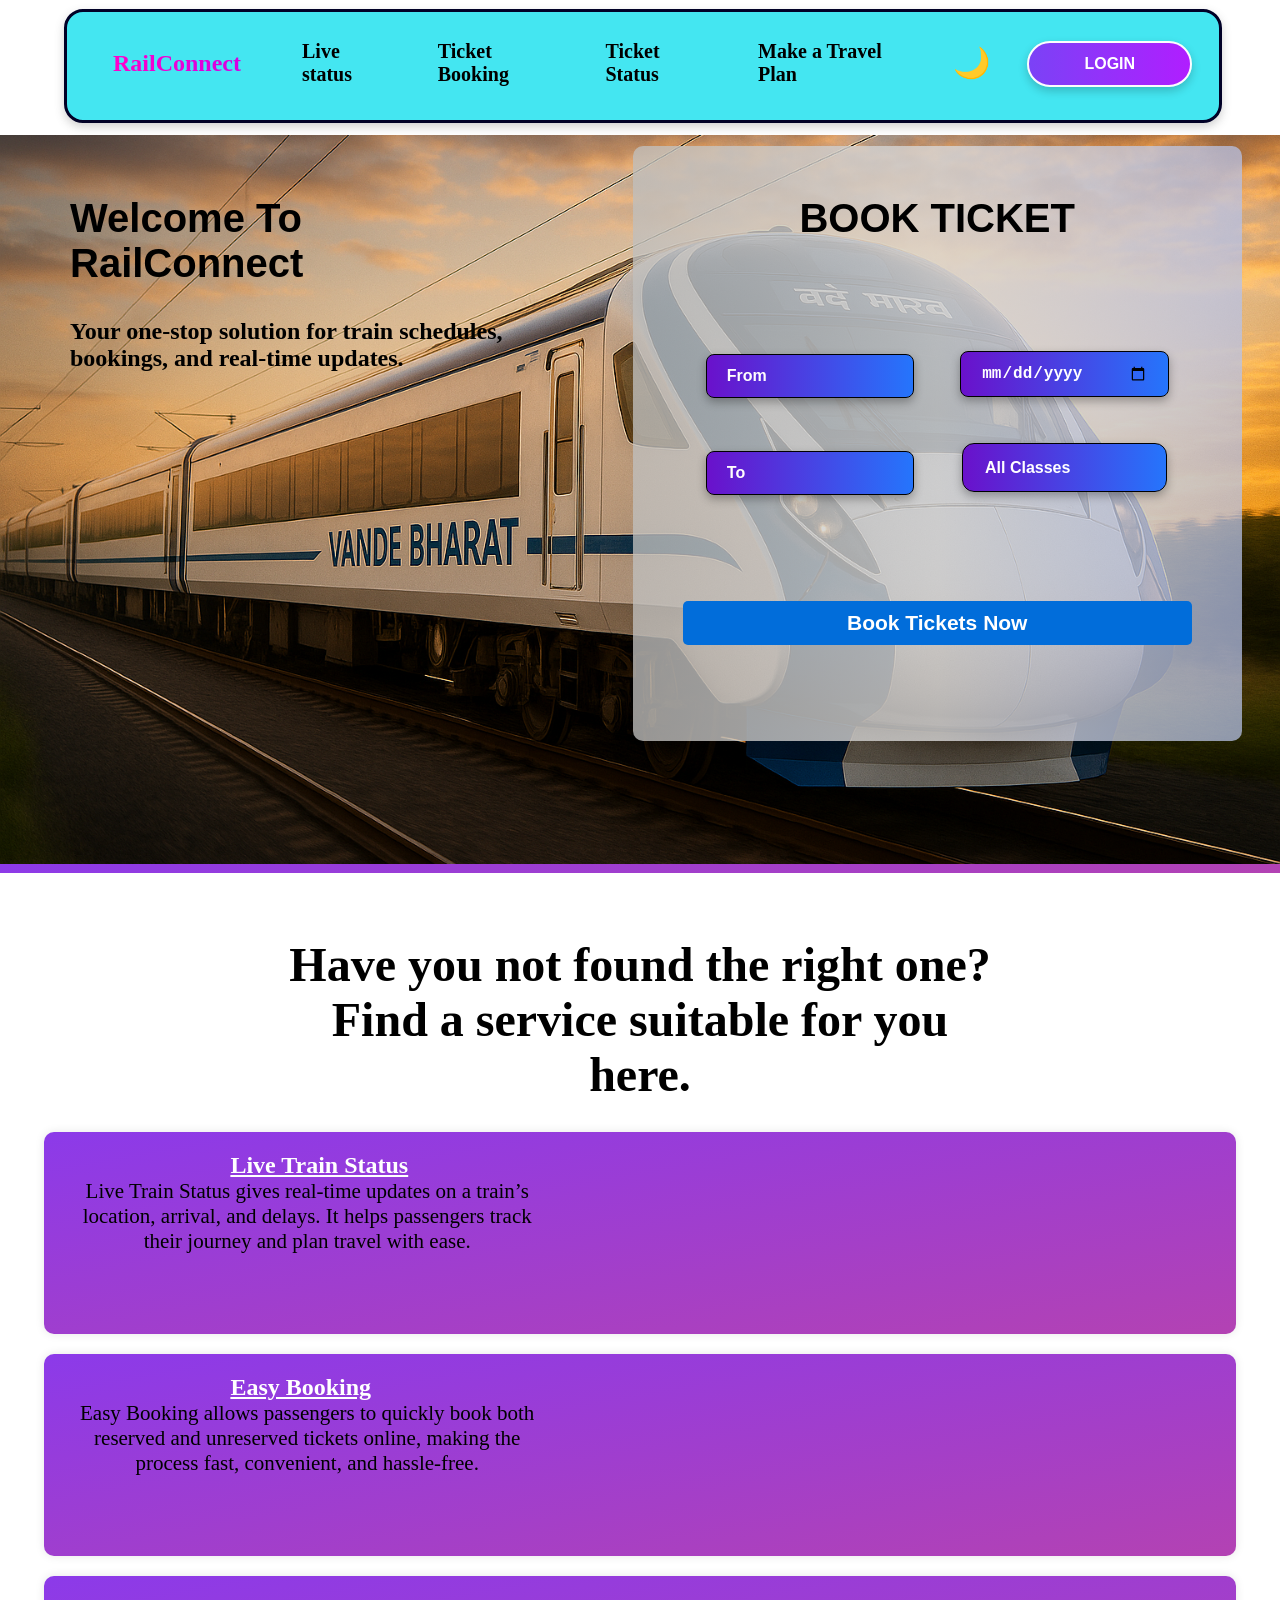
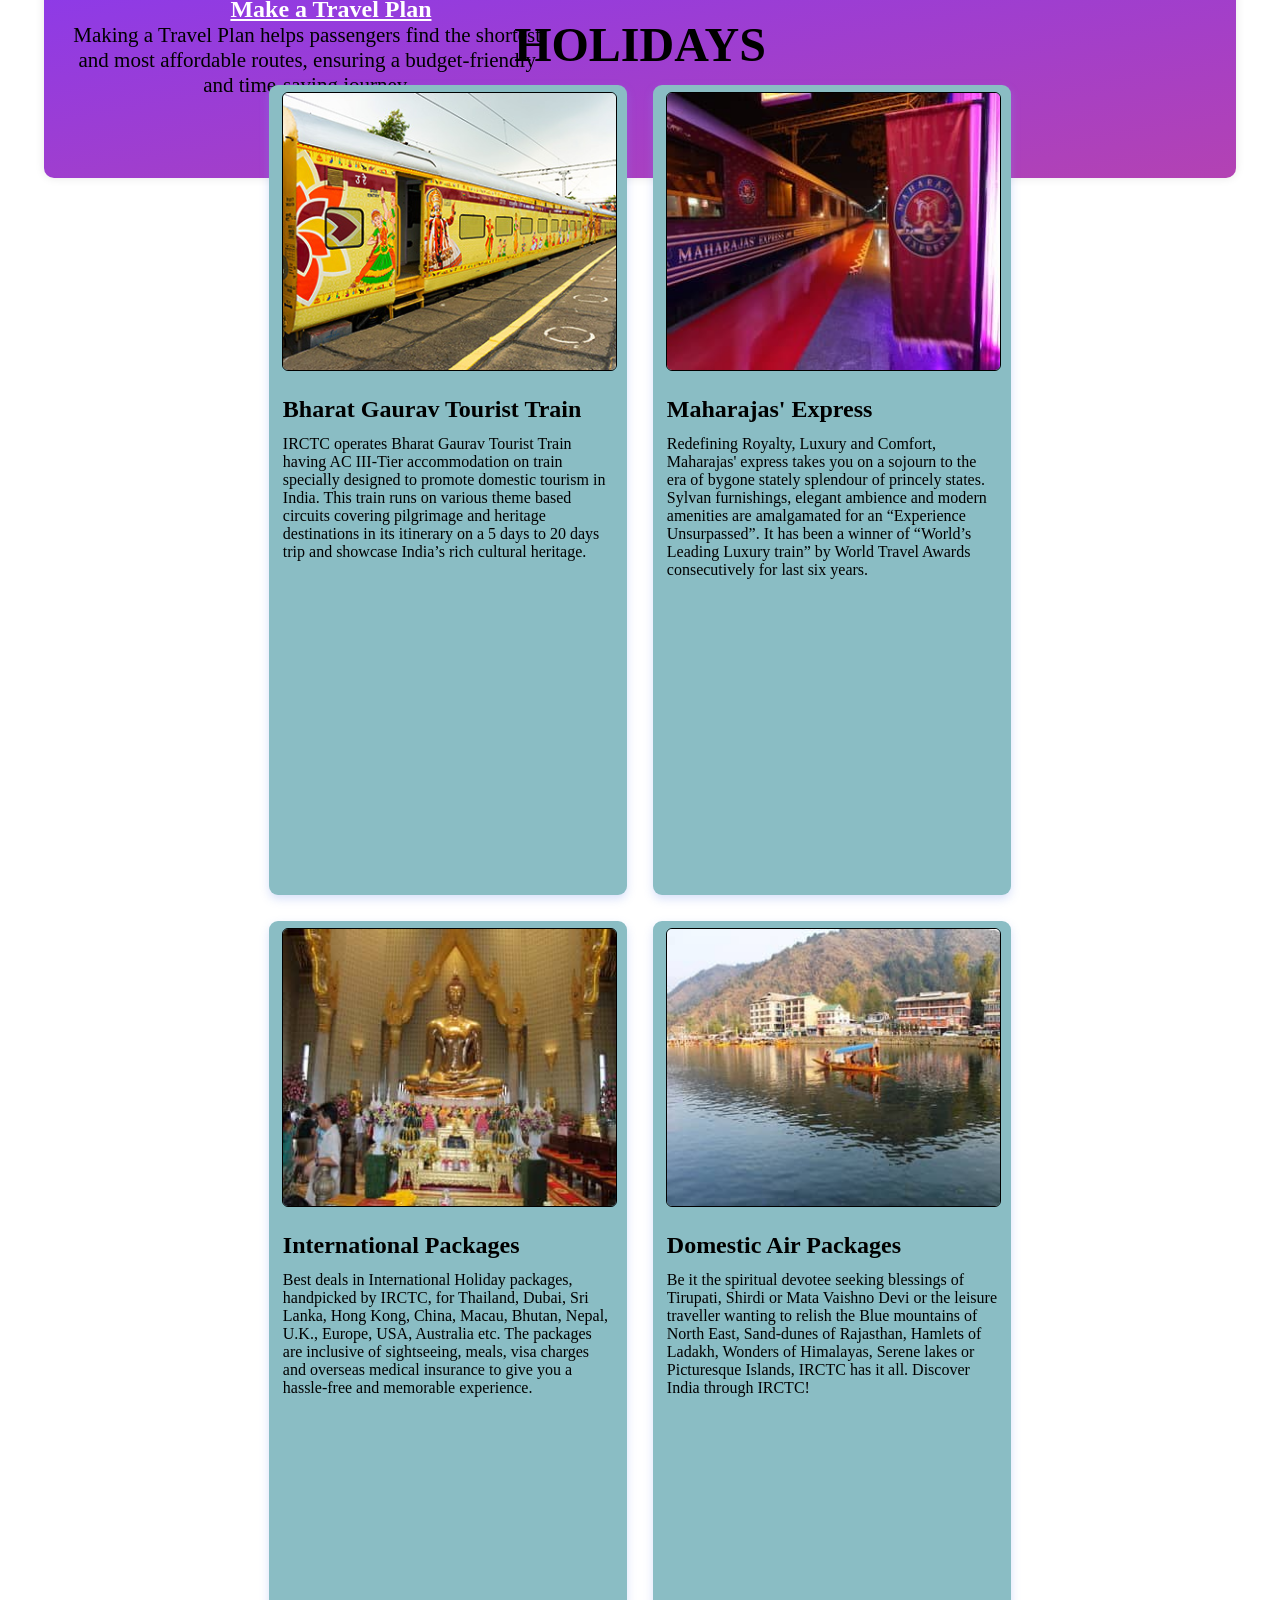
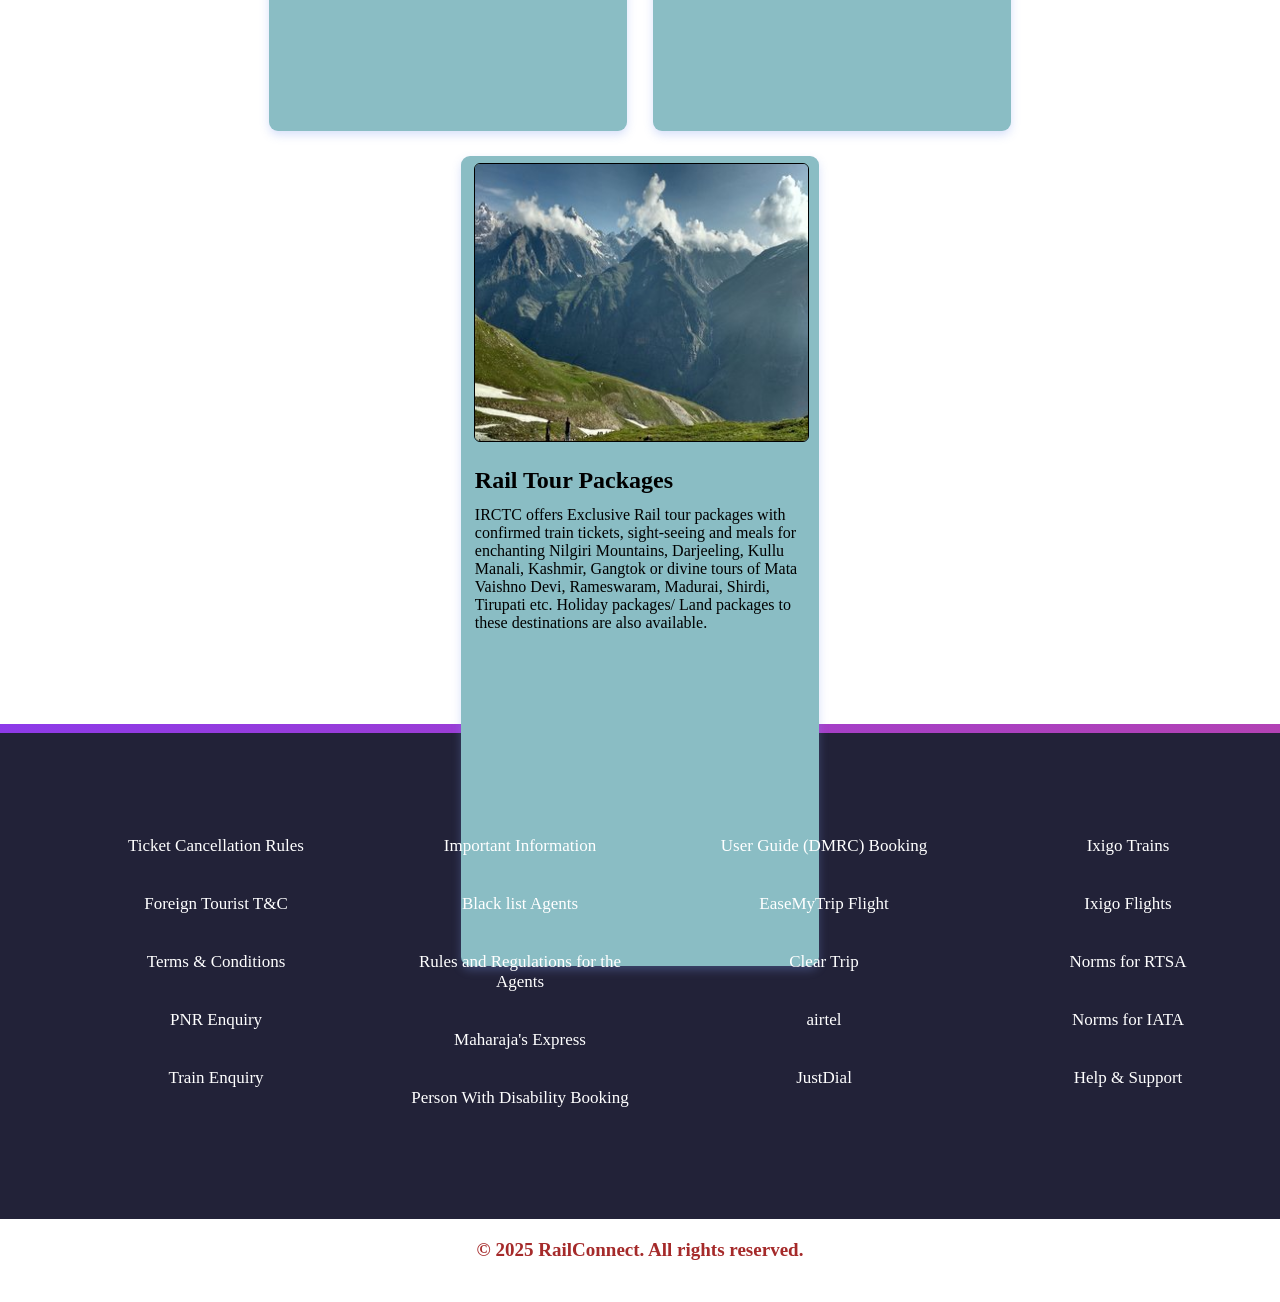
<file: index.html>
<!DOCTYPE html>
<html lang="en">
  <head>
    <meta charset="UTF-8" />
    <meta
      name="viewport"
      content="width=device-width, initial-scale=1.0"
      data-theme="light"
    />
    <title>RailConnect</title>
    <link rel="icon" type="image/png" href="logo.png" />
    <link rel="stylesheet" href="style.css" />
    <link rel="stylesheet" href="style3.css" />
    <!-- <link rel="stylesheet" href="responsive.css"> -->
    <link rel="stylesheet" href="theme.css" />
  </head>

  <body>
    <div class="header">
      <div class="navbar">
        <ul>
          <li><a href="#" class="logo">RailConnect</a></li>
          <li><a href="live-status.html" target="_blank">Live status</a></li>
          <li><a href="book-ticket.html" target="_blank">Ticket Booking</a></li>
          <li>
            <a href="ticket-status.html" target="_blank">Ticket Status</a>
          </li>
          <li>
            <a href="journey-planner/travel-plan.html" target="_blank"
              >Make a Travel Plan</a
            >
          </li>
          <li class="badge">
            <button style="background-color: transparent" id="themeToggle">
              <span id="themeIcon">🌙</span>
            </button>
          </li>

          <div class="right2">
            <!-- <li> <img src="global-stroke-rounded.svg" alt=""> <span> English </span></li> -->
            <!-- <li> <img src="search-01-stroke-rounded.svg" alt="search"> </li> -->
            <!-- BY CHATGPT -->
            <!-- <div class="search-container">
                            <span class="search-icon">📍</span>
                            <input type="text" id="searchInput" placeholder="Search...">
                        </div> -->
            <!-- BY CHATGPT -->
            <button class="login-btn">
              <a target="_blank" href="login/login.html">LOGIN</a>
            </button>
          </div>
        </ul>
      </div>
    </div>

    <div class="page1">
      <!-- BY CHATGPT -->
      <!-- Hero Section -->
      <div class="page1middle">
        <section class="hero1">
          <h1>Welcome To RailConnect</h1>
          <p>
            Your one-stop solution for train schedules, bookings, and real-time
            updates.
          </p>
        </section>
        <section class="hero">
          <h1>BOOK TICKET</h1>
          <div class="middle">
            <div class="from">
              <div class="input-box">
                <label for="fromStation"></label>
                <input type="text" id="fromStation" placeholder="From" />
                <div id="fromSuggestions" class="suggestions"></div>
              </div>

              <div class="input-box">
                <label for="toStation"></label>
                <input type="text" id="toStation" placeholder="To" />
                <div id="toSuggestions" class="suggestions"></div>
              </div>
            </div>

            <!-- <form id="ticketForm">

            <div class="form-group">
                 <label for="fromStation">From:</label> 
                <input type="text" id="fromStation" placeholder="Enter From Station" autocomplete="off">
                <div id="fromSuggestions" class="autocomplete-list"></div>
            </div>
            <div class="form-group">
                 <label for="toStation">To:</label> 
                <input type="text" id="toStation" placeholder="Enter To Station" autocomplete="off">
                <div id="toSuggestions" class="autocomplete-list"></div>
            </div>
                </form> -->
            <div class="date">
              <input class="page1date" type="date" />

              <div class="dropdown-container">
                <select id="train-class">
                  <option value="all">All Classes</option>
                  <option value="EA">Anubhutii Class (EA)</option>
                  <option value="1A">AC First Class (1A)</option>
                  <option value="EV">Vistadome AC (EV)</option>
                  <option value="EC">Exec. Chair Car (EC)</option>
                  <option value="2A">AC 2 Tier (2A)</option>
                  <option value="FC">First Class (FC)</option>
                </select>
              </div>
            </div>
          </div>
          <button class="cta-btn">
            <a
              href="book-ticket.html"
              target="_blank
                    "
              >Book Tickets Now</a
            >
          </button>
        </section>
      </div>
    </div>

    <div class="separate"></div>
    <div class="page2">
      <div class="page2-text">
        Have you not found the right one? Find a service suitable for you here.
      </div>
      <!-- Features Section -->
      <section class="features">
        <div class="feature-card card1">
          <div>
            <div class="para1">Live Train Status</div>
            <div class="para2">
              Live Train Status gives real-time updates on a train’s location,
              arrival, and delays. It helps passengers track their journey and
              plan travel with ease.
            </div>
          </div>
          <div class="card-pic">
            <!-- <img src="live-train-status.jpg" alt="Live Train Status"> -->
          </div>
        </div>
        <div class="feature-card card2">
          <div>
            <div class="para1">Easy Booking</div>
            <div class="para2">
              Easy Booking allows passengers to quickly book both reserved and
              unreserved tickets online, making the process fast, convenient,
              and hassle-free.
            </div>
          </div>
          <div class="card-pic"></div>
        </div>
        <div class="feature-card card3">
          <div>
            <div class="para1">Make a Travel Plan</div>
            <div class="para2">
              Making a Travel Plan helps passengers find the shortest and most
              affordable routes, ensuring a budget-friendly and time-saving
              journey.
            </div>
          </div>
          <div class="card-pic"></div>
        </div>
      </section>
    </div>

    <!-- PAGE 3 CARDS -->
    <div class="page3">
      <div class="page3-text">HOLIDAYS</div>
      <div class="cards">
        <div class="card">
          <div class="pic">
            <img src="cardphoto1.jpg" alt="" />
          </div>

          <!-- <div class="capsule">
                <span>Nature</span>
                <span>Pigeon</span>
            </div> -->
          <div class="content">
            <h2>Bharat Gaurav Tourist Train</h2>
            <p>
              IRCTC operates Bharat Gaurav Tourist Train having AC III-Tier
              accommodation on train specially designed to promote domestic
              tourism in India. This train runs on various theme based circuits
              covering pilgrimage and heritage destinations in its itinerary on
              a 5 days to 20 days trip and showcase India’s rich cultural
              heritage.
            </p>
          </div>
          <!-- <div class="button">
                <button>Read More</button>
            </div> -->
        </div>

        <div class="card">
          <div class="pic">
            <img src="cardphoto2.jpg" alt="" />
          </div>

          <!-- <div class="capsule">
                <span>Nature</span>
                <span>Pigeon</span>
            </div> -->
          <div class="content">
            <h2>Maharajas' Express</h2>
            <p>
              Redefining Royalty, Luxury and Comfort, Maharajas' express takes
              you on a sojourn to the era of bygone stately splendour of
              princely states. Sylvan furnishings, elegant ambience and modern
              amenities are amalgamated for an “Experience Unsurpassed”. It has
              been a winner of “World’s Leading Luxury train” by World Travel
              Awards consecutively for last six years.
            </p>
          </div>
          <!-- <div class="button">
                <button>Read More</button>
            </div> -->
        </div>
        <div class="card">
          <div class="pic">
            <img src="cardphoto3.jpg" alt="" />
          </div>

          <!-- <div class="capsule">
                <span>Nature</span>
                <span>Pigeon</span>
            </div> -->
          <div class="content">
            <h2>International Packages</h2>
            <p>
              Best deals in International Holiday packages, handpicked by IRCTC,
              for Thailand, Dubai, Sri Lanka, Hong Kong, China, Macau, Bhutan,
              Nepal, U.K., Europe, USA, Australia etc. The packages are
              inclusive of sightseeing, meals, visa charges and overseas medical
              insurance to give you a hassle-free and memorable experience.
            </p>
          </div>
          <!-- <div class="button">
                <button>Read More</button>
            </div> -->
        </div>
        <div class="card">
          <div class="pic">
            <img src="cardphoto4.jpg" alt="" />
          </div>

          <!-- <div class="capsule">
                <span>Nature</span>
                <span>Pigeon</span>
            </div> -->
          <div class="content">
            <h2>Domestic Air Packages</h2>
            <p>
              Be it the spiritual devotee seeking blessings of Tirupati, Shirdi
              or Mata Vaishno Devi or the leisure traveller wanting to relish
              the Blue mountains of North East, Sand-dunes of Rajasthan, Hamlets
              of Ladakh, Wonders of Himalayas, Serene lakes or Picturesque
              Islands, IRCTC has it all. Discover India through IRCTC!
            </p>
          </div>
          <!-- <div class="button">
                <button>Read More</button>
            </div> -->
        </div>
        <div class="card">
          <div class="pic">
            <img src="cardphoto5.jpg" alt="" />
          </div>

          <!-- <div class="capsule">
                <span>Nature</span>
                <span>Pigeon</span>
            </div> -->
          <div class="content">
            <h2>Rail Tour Packages</h2>
            <p>
              IRCTC offers Exclusive Rail tour packages with confirmed train
              tickets, sight-seeing and meals for enchanting Nilgiri Mountains,
              Darjeeling, Kullu Manali, Kashmir, Gangtok or divine tours of Mata
              Vaishno Devi, Rameswaram, Madurai, Shirdi, Tirupati etc. Holiday
              packages/ Land packages to these destinations are also available.
            </p>
          </div>
          <!-- <div class="button">
                <button>Read More</button>
            </div> -->
        </div>
      </div>
    </div>

    <div class="separate"></div>
    <!-- Footer -->

    <!-- <footer> -->
    <div class="footer">
      <div class="footer-item">
        <a
          target="_blank"
          href="https://contents.irctc.co.in/en/CancellationRulesforIRCTCTrain.pdf"
          >Ticket Cancellation Rules</a
        >
        <a
          target="_blank"
          href="https://contents.irctc.co.in/en/IRCTC_Trains_FT_TnC.pdf"
          >Foreign Tourist T&C</a
        >
        <a
          target="_blank"
          href="https://contents.irctc.co.in/en/Terms%20and%20conditions.pdf"
          >Terms & Conditions</a
        >
        <a
          target="_blank"
          href="https://www.indianrail.gov.in/enquiry/PNR/PnrEnquiry.html?locale=en"
          >PNR Enquiry</a
        >
        <a target="_blank" href="https://enquiry.indianrail.gov.in/mntes/"
          >Train Enquiry</a
        >
      </div>

      <div class="footer-item">
        <a target="_blank" href="1st_merged.pdf">Important Information</a>
        <a
          target="_blank"
          href="https://contents.irctc.co.in/en/ListofBlackListAgent.pdf"
          >Black list Agents</a
        >
        <a
          target="_blank"
          href="https://contents.irctc.co.in/en/Rules%20&%20Regulations%20for%20the%20Agents.pdf"
          >Rules and Regulations for the Agents</a
        >

        <a target="_blank" href="https://www.the-maharajas.com/"
          >Maharaja's Express</a
        >
        <a target="_blank" href="faq">Person With Disability Booking</a>
      </div>

      <div class="footer-item">
        <a
          target="_blank"
          href="https://contents.irctc.co.in/en/User_Guide_DMRC_Ticket_Booking.pdf"
          >User Guide (DMRC) Booking</a
        >

        <a target="_blank" href="https://www.easemytrip.com/"
          >EaseMyTrip Flight</a
        >
        <a target="_blank" href="https://www.cleartrip.com/">Clear Trip</a>
        <a target="_blank" href="https://www.airtel.in/bank/">airtel</a>
        <a target="_blank" href="https://www.justdial.com/bookmytrain"
          >JustDial</a
        >
      </div>

      <div class="footer-item">
        <a target="_blank" href="https://www.ixigo.com/trains">Ixigo Trains</a>
        <a target="_blank" href="https://www.ixigo.com/flights"
          >Ixigo Flights</a
        >
        <a
          target="_blank"
          href="https://contents.irctc.co.in/en/NormsforRTSA.pdf"
        >
          Norms for RTSA</a
        >
        <a
          target="_blank"
          href="https://contents.irctc.co.in/en/NormsforIATA.pdf"
          >Norms for IATA</a
        >
        <a target="_blank" href="https://equery.irctc.co.in/irctc_equery/"
          >Help & Support</a
        >
      </div>
    </div>
    <div class="footer-bottom">
      &copy; 2025 RailConnect. All rights reserved.
    </div>
    <!-- </footer> -->

    <script src="script.js"></script>
    <script src="bookTicket.js"></script>
    <script src="theme.js"></script>
    <script src="stations.js"></script>
  </body>
</html>
</file>
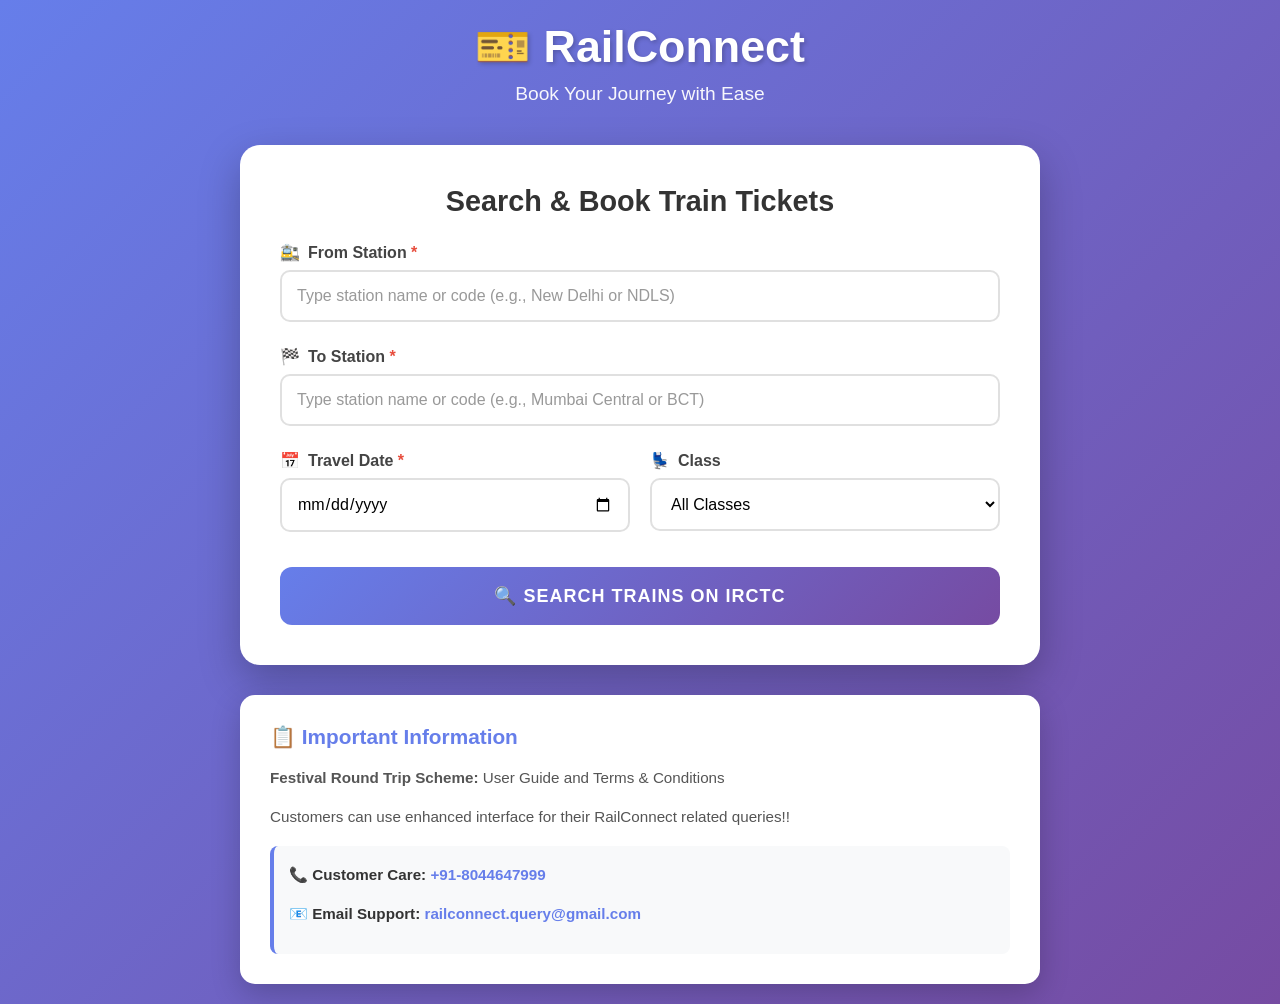
<file: book-ticket.html>
<!DOCTYPE html>
<html lang="en">
<head>
    <meta charset="UTF-8">
    <meta name="viewport" content="width=device-width, initial-scale=1.0">
    <title>Ticket Booking | RailConnect</title>
    <link rel="icon" type="image/png" href="logo.png">
    <link rel="shortcut icon" type="image/png" href="logo.png">
    <style>
        * {
            margin: 0;
            padding: 0;
            box-sizing: border-box;
        }

        body {
            font-family: 'Segoe UI', Tahoma, Geneva, Verdana, sans-serif;
            background: linear-gradient(135deg, #667eea 0%, #764ba2 100%);
            min-height: 100vh;
            padding: 20px;
        }

        .container {
            max-width: 800px;
            margin: 0 auto;
        }

        .header {
            text-align: center;
            color: white;
            margin-bottom: 40px;
        }

        .header h1 {
            font-size: 2.8em;
            margin-bottom: 10px;
            text-shadow: 2px 2px 4px rgba(0,0,0,0.2);
        }

        .header p {
            font-size: 1.2em;
            opacity: 0.95;
            font-weight: 300;
        }

        .booking-card {
            background: white;
            border-radius: 20px;
            padding: 40px;
            box-shadow: 0 15px 40px rgba(0,0,0,0.25);
            margin-bottom: 30px;
            transition: transform 0.3s ease;
        }

        .booking-card:hover {
            transform: translateY(-5px);
        }

        .form-title {
            font-size: 1.8em;
            color: #333;
            margin-bottom: 25px;
            font-weight: 600;
            text-align: center;
        }

        .form-group {
            margin-bottom: 25px;
        }

        .form-label {
            display: block;
            font-size: 1em;
            font-weight: 600;
            color: #444;
            margin-bottom: 8px;
        }

        .form-label .required {
            color: #e74c3c;
        }

        .form-input,
        .form-select {
            width: 100%;
            padding: 15px;
            font-size: 16px;
            border: 2px solid #e0e0e0;
            border-radius: 10px;
            transition: all 0.3s ease;
            font-family: inherit;
            background: white;
        }

        .form-input:focus,
        .form-select:focus {
            outline: none;
            border-color: #667eea;
            box-shadow: 0 0 0 3px rgba(102, 126, 234, 0.1);
        }

        .form-input::placeholder {
            color: #999;
        }

        /* Autocomplete styling */
        .autocomplete-container {
            position: relative;
            width: 100%;
        }

        .autocomplete-suggestions {
            position: absolute;
            top: 100%;
            left: 0;
            right: 0;
            background: white;
            border: 2px solid #e0e0e0;
            border-top: none;
            border-radius: 0 0 10px 10px;
            max-height: 200px;
            overflow-y: auto;
            z-index: 1000;
            box-shadow: 0 4px 12px rgba(0,0,0,0.15);
            display: none;
        }

        .autocomplete-suggestion {
            padding: 12px 15px;
            cursor: pointer;
            border-bottom: 1px solid #f0f0f0;
            transition: background-color 0.2s ease;
            font-size: 14px;
        }

        .autocomplete-suggestion:hover {
            background-color: #f8f9fa;
        }

        .autocomplete-suggestion:last-child {
            border-bottom: none;
        }

        .autocomplete-suggestion .station-name {
            font-weight: 600;
            color: #333;
            margin-bottom: 2px;
        }

        .autocomplete-suggestion .station-code {
            font-size: 12px;
            color: #667eea;
            font-weight: 500;
        }

        .autocomplete-suggestion.highlighted {
            background-color: #667eea;
            color: white;
        }

        .autocomplete-suggestion.highlighted .station-code {
            color: rgba(255, 255, 255, 0.8);
        }

        .form-row {
            display: grid;
            grid-template-columns: 1fr 1fr;
            gap: 20px;
        }

        .btn-search {
            width: 100%;
            padding: 18px;
            font-size: 18px;
            font-weight: 700;
            color: white;
            background: linear-gradient(135deg, #667eea 0%, #764ba2 100%);
            border: none;
            border-radius: 12px;
            cursor: pointer;
            transition: all 0.3s ease;
            margin-top: 10px;
            text-transform: uppercase;
            letter-spacing: 1px;
        }

        .btn-search:hover {
            transform: translateY(-3px);
            box-shadow: 0 10px 25px rgba(102, 126, 234, 0.4);
        }

        .btn-search:active {
            transform: translateY(-1px);
        }

        .error-message {
            color: #e74c3c;
            font-size: 0.9em;
            margin-top: 5px;
            display: none;
        }

        .info-section {
            background: white;
            border-radius: 15px;
            padding: 30px;
            box-shadow: 0 10px 30px rgba(0,0,0,0.2);
            margin-top: 30px;
        }

        .info-section h3 {
            color: #667eea;
            font-size: 1.3em;
            margin-bottom: 15px;
            font-weight: 600;
        }

        .info-section p {
            color: #555;
            line-height: 1.8;
            margin-bottom: 12px;
            font-size: 0.95em;
        }

        .info-section .contact-info {
            background: #f8f9fa;
            padding: 15px;
            border-radius: 8px;
            margin-top: 15px;
            border-left: 4px solid #667eea;
        }

        .info-section .contact-info strong {
            color: #333;
        }

        .info-section .contact-info a {
            color: #667eea;
            text-decoration: none;
            font-weight: 600;
        }

        .info-section .contact-info a:hover {
            text-decoration: underline;
        }

        .icon {
            display: inline-block;
            margin-right: 8px;
        }

        @media (max-width: 768px) {
            .header h1 {
                font-size: 2em;
            }

            .booking-card {
                padding: 25px;
            }

            .form-row {
                grid-template-columns: 1fr;
                gap: 0;
            }

            .form-title {
                font-size: 1.5em;
            }
        }

        @media (max-width: 480px) {
            body {
                padding: 10px;
            }

            .header h1 {
                font-size: 1.8em;
            }

            .header p {
                font-size: 1em;
            }

            .booking-card {
                padding: 20px;
            }
        }
    </style>
</head>
<body>
    <div class="container">
        <div class="header">
            <h1>🎫 RailConnect</h1>
            <p>Book Your Journey with Ease</p>
        </div>

        <div class="booking-card">
            <h2 class="form-title">Search & Book Train Tickets</h2>
            
            <form id="bookingForm" onsubmit="handleBooking(event)">
                <div class="form-group">
                    <label class="form-label" for="fromStation">
                        <span class="icon">🚉</span>From Station <span class="required">*</span>
                    </label>
                    <div class="autocomplete-container">
                    <input 
                        type="text" 
                        id="fromStation" 
                        class="form-input" 
                            placeholder="Type station name or code (e.g., New Delhi or NDLS)"
                        required
                            autocomplete="off"
                    >
                        <div class="autocomplete-suggestions" id="fromSuggestions"></div>
                    </div>
                    <div class="error-message" id="fromError">Please enter departure station</div>
                </div>

                <div class="form-group">
                    <label class="form-label" for="toStation">
                        <span class="icon">🏁</span>To Station <span class="required">*</span>
                    </label>
                    <div class="autocomplete-container">
                    <input 
                        type="text" 
                        id="toStation" 
                        class="form-input" 
                            placeholder="Type station name or code (e.g., Mumbai Central or BCT)"
                        required
                            autocomplete="off"
                    >
                        <div class="autocomplete-suggestions" id="toSuggestions"></div>
                    </div>
                    <div class="error-message" id="toError">Please enter arrival station</div>
                </div>

                <div class="form-row">
                    <div class="form-group">
                        <label class="form-label" for="travelDate">
                            <span class="icon">📅</span>Travel Date <span class="required">*</span>
                        </label>
                        <input 
                            type="date" 
                            id="travelDate" 
                            class="form-input"
                            required
                        >
                        <div class="error-message" id="dateError">Please select travel date</div>
                    </div>

                    <div class="form-group">
                        <label class="form-label" for="travelClass">
                            <span class="icon">💺</span>Class
                        </label>
                        <select id="travelClass" class="form-select">
                            <option value="All">All Classes</option>
                            <option value="SL">Sleeper (SL)</option>
                            <option value="3A">Third AC (3AC)</option>
                            <option value="2A">Second AC (2AC)</option>
                            <option value="1A">First AC (1AC)</option>
                            <option value="CC">Chair Car (CC)</option>
                            <option value="EC">Executive Chair Car (EC)</option>
                            <option value="2S">Second Sitting (2S)</option>
                        </select>
                    </div>
                </div>

                <button type="submit" class="btn-search">
                    🔍 Search Trains on IRCTC
                </button>
            </form>
        </div>

        <div class="info-section">
            <h3>📋 Important Information</h3>
            <p><strong>Festival Round Trip Scheme:</strong> User Guide and Terms & Conditions</p>
            <p>Customers can use enhanced interface for their RailConnect related queries!!</p>
            
            <div class="contact-info">
                <p><strong>📞 Customer Care:</strong> <a href="tel:+91-8044647999">+91-8044647999</a></p>
                <p><strong>📧 Email Support:</strong> <a href="mailto:railconnect.query@gmail.com">railconnect.query@gmail.com</a></p>
            </div>
        </div>
    </div>

    <script>
        // Global variables
        let stationsData = [];
        let currentHighlightedIndex = -1;

        // Set minimum date to today
        const today = new Date().toISOString().split('T')[0];
        document.getElementById('travelDate').setAttribute('min', today);

        // Load stations data from JSON file
        async function loadStationsData() {
            try {
                const response = await fetch('stations.json');
                
                if (!response.ok) {
                    throw new Error(`HTTP error! status: ${response.status}`);
                }
                
                stationsData = await response.json();
                console.log('Stations data loaded successfully:', stationsData.length, 'stations');
            } catch (error) {
                console.error('Error loading stations data:', error);
                console.error('Make sure stations.json is in the same directory as index.html');
                console.error('If opening file directly, try using a local server instead');
            }
        }

        // Initialize autocomplete functionality
        function initializeAutocomplete() {
            const fromInput = document.getElementById('fromStation');
            const toInput = document.getElementById('toStation');
            const fromSuggestions = document.getElementById('fromSuggestions');
            const toSuggestions = document.getElementById('toSuggestions');

            // From station autocomplete
            fromInput.addEventListener('input', function() {
                hideError('fromError');
                showSuggestions(this.value, fromSuggestions, fromInput);
            });

            fromInput.addEventListener('keydown', function(e) {
                handleKeyNavigation(e, fromSuggestions, fromInput);
            });

            fromInput.addEventListener('blur', function() {
                setTimeout(() => hideSuggestions(fromSuggestions), 200);
            });

            // To station autocomplete
            toInput.addEventListener('input', function() {
                hideError('toError');
                showSuggestions(this.value, toSuggestions, toInput);
            });

            toInput.addEventListener('keydown', function(e) {
                handleKeyNavigation(e, toSuggestions, toInput);
            });

            toInput.addEventListener('blur', function() {
                setTimeout(() => hideSuggestions(toSuggestions), 200);
            });
        }

        // Show suggestions based on input
        function showSuggestions(query, suggestionsContainer, inputElement) {
            // Show suggestions even for single character input
            if (!query || query.length < 1) {
                hideSuggestions(suggestionsContainer);
                return;
            }

            // Filter stations by name or code, prioritizing exact matches and starts-with matches
            const filteredStations = stationsData.filter(station => 
                station.name.toLowerCase().includes(query.toLowerCase()) ||
                station.code.toLowerCase().includes(query.toLowerCase())
            ).sort((a, b) => {
                // Prioritize stations that start with the query
                const aNameStarts = a.name.toLowerCase().startsWith(query.toLowerCase());
                const bNameStarts = b.name.toLowerCase().startsWith(query.toLowerCase());
                const aCodeStarts = a.code.toLowerCase().startsWith(query.toLowerCase());
                const bCodeStarts = b.code.toLowerCase().startsWith(query.toLowerCase());
                
                if (aNameStarts && !bNameStarts) return -1;
                if (!aNameStarts && bNameStarts) return 1;
                if (aCodeStarts && !bCodeStarts) return -1;
                if (!aCodeStarts && bCodeStarts) return 1;
                
                return a.name.localeCompare(b.name);
            }).slice(0, 10); // Show up to 10 suggestions

            if (filteredStations.length === 0) {
                hideSuggestions(suggestionsContainer);
                return;
            }

            suggestionsContainer.innerHTML = '';
            currentHighlightedIndex = -1;

            filteredStations.forEach((station, index) => {
                const suggestion = document.createElement('div');
                suggestion.className = 'autocomplete-suggestion';
                suggestion.innerHTML = `
                    <div class="station-name">${station.name}</div>
                    <div class="station-code">${station.code}</div>
                `;

                suggestion.addEventListener('click', function() {
                    inputElement.value = station.name;
                    hideSuggestions(suggestionsContainer);
                });

                suggestionsContainer.appendChild(suggestion);
            });

            suggestionsContainer.style.display = 'block';
        }

        // Hide suggestions
        function hideSuggestions(suggestionsContainer) {
            suggestionsContainer.style.display = 'none';
            currentHighlightedIndex = -1;
        }

        // Handle keyboard navigation
        function handleKeyNavigation(e, suggestionsContainer, inputElement) {
            const suggestions = suggestionsContainer.querySelectorAll('.autocomplete-suggestion');
            
            if (suggestions.length === 0) return;

            switch(e.key) {
                case 'ArrowDown':
                    e.preventDefault();
                    currentHighlightedIndex = Math.min(currentHighlightedIndex + 1, suggestions.length - 1);
                    updateHighlight(suggestions);
                    break;
                case 'ArrowUp':
                    e.preventDefault();
                    currentHighlightedIndex = Math.max(currentHighlightedIndex - 1, -1);
                    updateHighlight(suggestions);
                    break;
                case 'Enter':
                    e.preventDefault();
                    if (currentHighlightedIndex >= 0) {
                        suggestions[currentHighlightedIndex].click();
                    }
                    break;
                case 'Escape':
                    hideSuggestions(suggestionsContainer);
                    break;
            }
        }

        // Update highlighted suggestion
        function updateHighlight(suggestions) {
            suggestions.forEach((suggestion, index) => {
                suggestion.classList.toggle('highlighted', index === currentHighlightedIndex);
            });
        }

        // Handle form submission and redirect to IRCTC
        function handleBooking(event) {
            event.preventDefault(); // Prevent default form submission

            // Get form values
            const fromStation = document.getElementById('fromStation').value.trim();
            const toStation = document.getElementById('toStation').value.trim();
            const travelDate = document.getElementById('travelDate').value;
            const travelClass = document.getElementById('travelClass').value;

            // Validate all fields are filled
            let isValid = true;

            if (!fromStation) {
                showError('fromError');
                isValid = false;
            } else {
                hideError('fromError');
            }

            if (!toStation) {
                showError('toError');
                isValid = false;
            } else {
                hideError('toError');
            }

            if (!travelDate) {
                showError('dateError');
                isValid = false;
            } else {
                hideError('dateError');
            }

            // If validation fails, stop here
            if (!isValid) {
                return;
            }

            // Format date for IRCTC (DD-MM-YYYY)
            const dateObj = new Date(travelDate);
            const day = String(dateObj.getDate()).padStart(2, '0');
            const month = String(dateObj.getMonth() + 1).padStart(2, '0');
            const year = dateObj.getFullYear();
            const formattedDate = `${day}-${month}-${year}`;

            // Construct IRCTC URL with search parameters
            const irctcBaseURL = 'https://www.irctc.co.in/nget/train-search';
            
            // Build query string
            const params = new URLSearchParams({
                'fromStation': fromStation,
                'toStation': toStation,
                'journeyDate': formattedDate,
                'journeyClass': travelClass
            });

            // Create full URL
            const fullURL = `${irctcBaseURL}?${params.toString()}`;

            // Redirect directly to IRCTC train results page
                window.open(fullURL, '_blank'); // Open in new tab
        }

        // Show error message
        function showError(errorId) {
            document.getElementById(errorId).style.display = 'block';
        }

        // Hide error message
        function hideError(errorId) {
            document.getElementById(errorId).style.display = 'none';
        }

        // Clear errors when user starts typing
        document.getElementById('fromStation').addEventListener('input', function() {
            hideError('fromError');
        });

        document.getElementById('toStation').addEventListener('input', function() {
            hideError('toError');
        });

        document.getElementById('travelDate').addEventListener('change', function() {
            hideError('dateError');
        });

        // Initialize everything when page loads
        document.addEventListener('DOMContentLoaded', async function() {
            await loadStationsData();
            initializeAutocomplete();
        });
    </script>
</body>
</html>
</file>
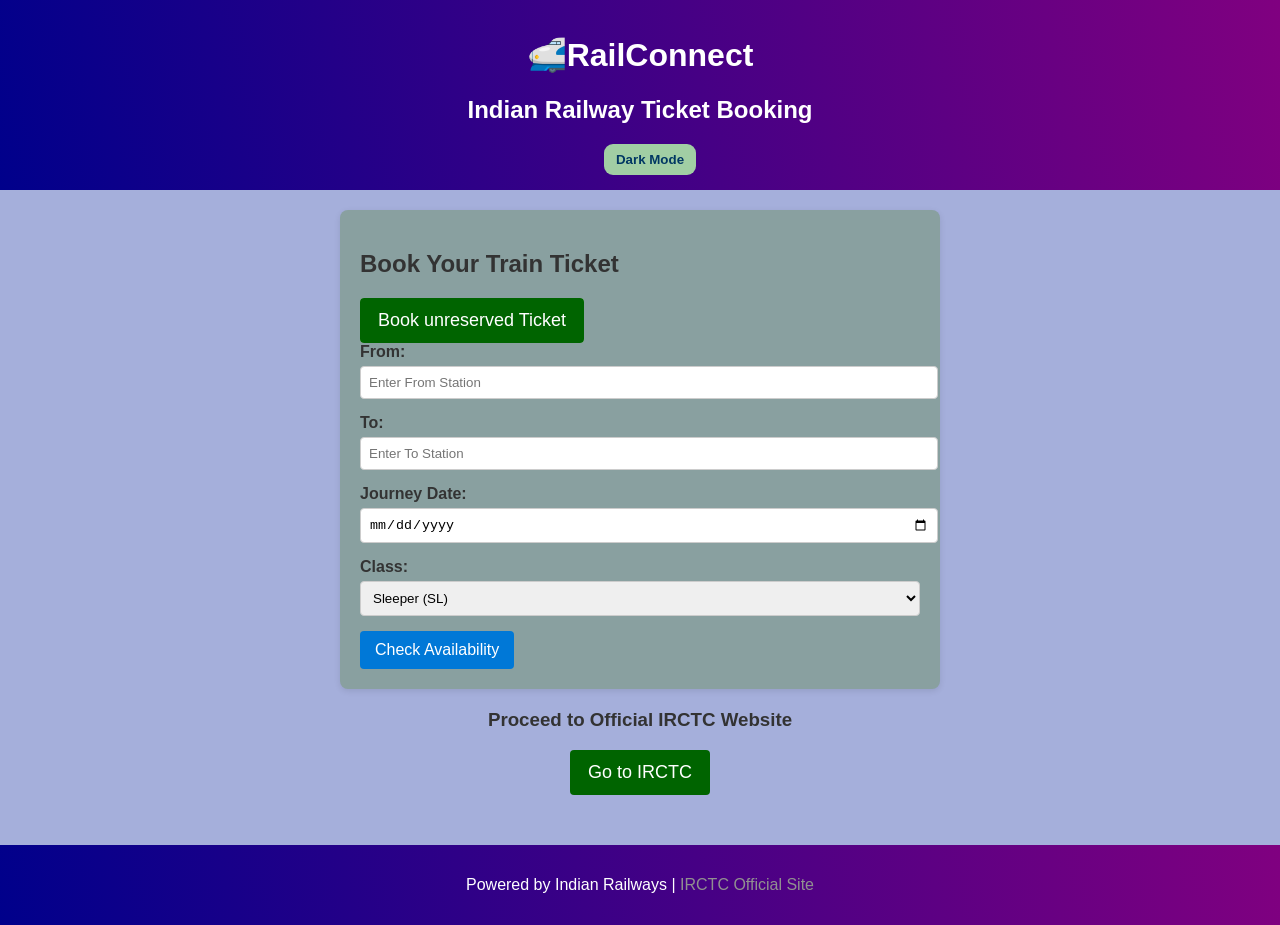
<file: bookTicket.html>
<!DOCTYPE html>
<html lang="en">
<head>
<meta charset="UTF-8">
<meta name="viewport" content="width=device-width, initial-scale=1.0">
<title>Indian Railway Ticket Booking</title>
<style>
body {
    font-family: Arial, sans-serif;
    margin: 0;
    padding: 0;
    background: #a5afdb;
    color: #333;
    transition: background 0.3s, color 0.3s;
}
header {
    /* background: #0078d7; */
    color: #fff;
    padding: 15px;
    text-align: center;
    background: linear-gradient(78deg, darkblue, purple);
}
header button {
    margin-left: 20px;
    padding: 8px 12px;
    background: #a1cea4;
    color: #013763;
    border: none;
    border-radius: 9px;
    cursor: pointer;
    font-weight: bold;
}
header button:hover {
    background: #f0f0f0;
}
main {
    padding: 20px;
    max-width: 600px;
    margin: auto;
}
.booking-form {
    background: #89a0a0;
    padding: 20px;
    border-radius: 8px;
    box-shadow: 0 2px 6px rgba(0,0,0,0.1);
}
.form-group {
    margin-bottom: 15px;
    position: relative;
}
.form-group label {
    display: block;
    font-weight: bold;
    margin-bottom: 5px;
}
.form-group input, .form-group select {
    width: 100%;
    padding: 8px;
    border: 1px solid #ccc;
    border-radius: 4px;
}
.autocomplete-list {
    position: absolute;
    background: #fff;
    border: 1px solid #ccc;
    border-top: none;
    max-height: 150px;
    overflow-y: auto;
    width: 100%;
    z-index: 10;
    display: none;
}
.autocomplete-item {
    padding: 8px;
    cursor: pointer;
}
.autocomplete-item:hover {
    background: #f0f0f0;
}
button[type="submit"] {
    background: #0078d7;
    color: #fff;
    padding: 10px 15px;
    border: none;
    border-radius: 4px;
    cursor: pointer;
    font-size: 16px;
}
button[type="submit"]:hover {
    background: #005bb5;
}
.irctc-link {
    margin-top: 20px;
    text-align: center;
}
.btn-link {
    display: inline-block;
    background: darkgreen;
    color: #fff;
    padding: 12px 18px;
    border-radius: 4px;
    text-decoration: none;
    font-size: 18px;
}
.btn-link:hover {
    background: #218838;
    border: 2px solid white;
}
footer {
    text-align: center;
    padding: 15px;
    margin-top: 30px;
    /* background: #f1f1f1; */
    background: linear-gradient(78deg, darkblue, purple);
}
footer p{
    color: white;
}
footer a{
    text-decoration: none;
    color: #919090;
}

.dark-mode {
    background: #121212;
    color: #f9f9f9;
}
.dark-mode header {
    /* background: #222; */
    background: linear-gradient(78deg, darkblue, purple);
}
.dark-mode .booking-form {
    background: #1e1e1e;
    color: #fff;
}
.dark-mode input, .dark-mode select {
    background: #333;
    color: #fff;
    border: 1px solid #555;
}
.dark-mode footer {
    /* background: #2b2a2a; */
    background: linear-gradient(78deg, darkblue, purple);
}
.span button{

    padding-block: 0px;
    padding-inline: 0px;
    border-width: 0px;
    border-style:none;
    border-radius: 4px;
    border-color:red;
    /* border-image: initial; */
}

</style>
</head>
<body>
<header>
    <!-- 🚂  -->
    <h1>🚅RailConnect</h1>
    <h2>Indian Railway Ticket Booking</h2>
    <button id="themeToggle">Dark Mode</button>
</header>
<main>
    <section class="booking-form">
        <h2>Book Your Train Ticket</h2>
        <span class="span" ><button><a href="https://www.utsonmobile.indianrail.gov.in/login;jsessionid=BBE420F692762EA40B63757053A1D0F3?0" target="_blank" class="btn-link" style="margin: 0;" >Book unreserved Ticket</a></button></span>
        <form id="ticketForm">
            <div class="form-group">
                <label for="fromStation">From:</label>
                <input type="text" id="fromStation" placeholder="Enter From Station" autocomplete="off">
                <div id="fromSuggestions" class="autocomplete-list"></div>
            </div>
            <div class="form-group">
                <label for="toStation">To:</label>
                <input type="text" id="toStation" placeholder="Enter To Station" autocomplete="off">
                <div id="toSuggestions" class="autocomplete-list"></div>
            </div>
            <div class="form-group">
                <label for="journeyDate">Journey Date:</label>
                <input type="date" id="journeyDate">
            </div>
            <div class="form-group">
                <label for="classType">Class:</label>
                <select id="classType">
                    <option value="SL">Sleeper (SL)</option>
                    <option value="3A">AC 3 Tier (3A)</option>
                    <option value="2A">AC 2 Tier (2A)</option>
                    <option value="1A">AC First Class (1A)</option>
                    <option value="CC">Chair Car (CC)</option>
                </select>
            </div>
            <button type="submit">Check  Availability</button>
        </form>
    </section>
    <section class="irctc-link">
        <h3>Proceed to Official IRCTC Website</h3>
        <a href="https://www.irctc.co.in" target="_blank" class="btn-link">Go to IRCTC</a>
    </section>
</main>
<footer>
    <p>Powered by Indian Railways | <a href="https://www.irctc.co.in" target="_blank">IRCTC Official Site</a></p>
</footer>

<!-- Load stations.js -->
<script src="stations.js"></script>
<script src="bookTicket.js"></script>

<script>
const themeToggle = document.getElementById("themeToggle");
themeToggle.addEventListener("click", () => {
    document.body.classList.toggle("dark-mode");
    themeToggle.textContent = document.body.classList.contains("dark-mode") ? "Light Mode" : "Dark Mode";
});

</script>
</body>
</html>
</file>
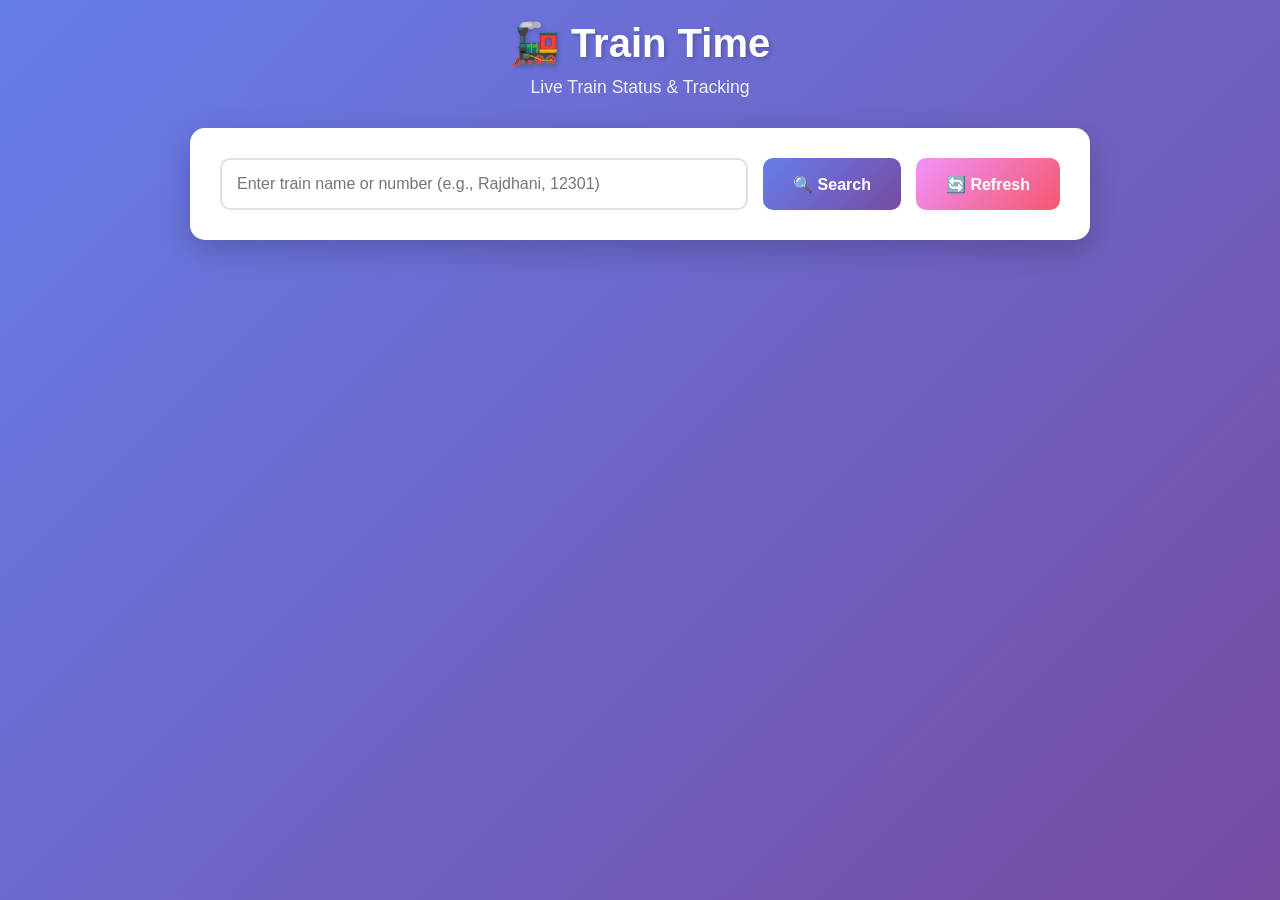
<file: live-status.html>
<!DOCTYPE html>
<html lang="en">
<head>
    <meta charset="UTF-8">
    <meta name="viewport" content="width=device-width, initial-scale=1.0">
    <title>Train Time - Live Train Status | RailConnect</title>
    <style>
        * {
            margin: 0;
            padding: 0;
            box-sizing: border-box;
        }

        body {
            font-family: 'Segoe UI', Tahoma, Geneva, Verdana, sans-serif;
            background: linear-gradient(135deg, #667eea 0%, #764ba2 100%);
            min-height: 100vh;
            padding: 20px;
        }

        .container {
            max-width: 900px;
            margin: 0 auto;
        }

        .header {
            text-align: center;
            color: white;
            margin-bottom: 30px;
        }

        .header h1 {
            font-size: 2.5em;
            margin-bottom: 10px;
            text-shadow: 2px 2px 4px rgba(0,0,0,0.2);
        }

        .header p {
            font-size: 1.1em;
            opacity: 0.9;
        }

        .search-card {
            background: white;
            border-radius: 15px;
            padding: 30px;
            box-shadow: 0 10px 30px rgba(0,0,0,0.2);
            margin-bottom: 30px;
            transition: transform 0.3s ease;
        }

        .search-card:hover {
            transform: translateY(-5px);
        }

        .search-form {
            display: flex;
            gap: 15px;
            flex-wrap: wrap;
        }

        .search-input {
            flex: 1;
            min-width: 200px;
            padding: 15px;
            font-size: 16px;
            border: 2px solid #e0e0e0;
            border-radius: 10px;
            transition: all 0.3s ease;
        }

        .search-input:focus {
            outline: none;
            border-color: #667eea;
            box-shadow: 0 0 0 3px rgba(102, 126, 234, 0.1);
        }

        .btn {
            padding: 15px 30px;
            font-size: 16px;
            font-weight: 600;
            border: none;
            border-radius: 10px;
            cursor: pointer;
            transition: all 0.3s ease;
            color: white;
        }

        .btn-search {
            background: linear-gradient(135deg, #667eea 0%, #764ba2 100%);
        }

        .btn-search:hover {
            transform: scale(1.05);
            box-shadow: 0 5px 15px rgba(102, 126, 234, 0.4);
        }

        .btn-refresh {
            background: linear-gradient(135deg, #f093fb 0%, #f5576c 100%);
        }

        .btn-refresh:hover {
            transform: scale(1.05);
            box-shadow: 0 5px 15px rgba(245, 87, 108, 0.4);
        }

        .result-container {
            display: none;
            animation: fadeIn 0.5s ease;
        }

        @keyframes fadeIn {
            from {
                opacity: 0;
                transform: translateY(20px);
            }
            to {
                opacity: 1;
                transform: translateY(0);
            }
        }

        .info-card {
            background: white;
            border-radius: 15px;
            padding: 25px;
            box-shadow: 0 10px 30px rgba(0,0,0,0.2);
            margin-bottom: 20px;
        }

        .train-header {
            display: flex;
            justify-content: space-between;
            align-items: center;
            margin-bottom: 20px;
            flex-wrap: wrap;
            gap: 15px;
        }

        .train-name {
            font-size: 1.8em;
            color: #333;
            font-weight: 700;
        }

        .train-number {
            color: #667eea;
            font-size: 1.2em;
            font-weight: 600;
        }

        .status-badge {
            padding: 8px 20px;
            border-radius: 25px;
            font-weight: 600;
            font-size: 0.9em;
        }

        .status-running {
            background: #4ade80;
            color: white;
        }

        .status-delayed {
            background: #f59e0b;
            color: white;
        }

        .current-location {
            background: linear-gradient(135deg, #667eea 0%, #764ba2 100%);
            color: white;
            padding: 20px;
            border-radius: 12px;
            margin-bottom: 20px;
            text-align: center;
        }

        .current-location h3 {
            margin-bottom: 10px;
            font-size: 1.1em;
        }

        .current-location p {
            font-size: 1.5em;
            font-weight: 700;
        }

        .delay-info {
            background: #fef3c7;
            border-left: 4px solid #f59e0b;
            padding: 15px;
            border-radius: 8px;
            margin-bottom: 20px;
        }

        .delay-info strong {
            color: #d97706;
        }

        .timeline {
            position: relative;
            padding: 20px 0;
        }

        .timeline-item {
            position: relative;
            padding-left: 50px;
            padding-bottom: 30px;
        }

        .timeline-item:last-child {
            padding-bottom: 0;
        }

        .timeline-item::before {
            content: '';
            position: absolute;
            left: 15px;
            top: 0;
            bottom: -30px;
            width: 3px;
            background: #e0e0e0;
        }

        .timeline-item:last-child::before {
            display: none;
        }

        .timeline-dot {
            position: absolute;
            left: 8px;
            top: 5px;
            width: 18px;
            height: 18px;
            border-radius: 50%;
            background: white;
            border: 3px solid #667eea;
            z-index: 1;
        }

        .timeline-dot.completed {
            background: #4ade80;
            border-color: #4ade80;
        }

        .timeline-dot.current {
            background: #667eea;
            border-color: #667eea;
            box-shadow: 0 0 0 6px rgba(102, 126, 234, 0.2);
            animation: pulse 2s infinite;
        }

        @keyframes pulse {
            0%, 100% {
                box-shadow: 0 0 0 6px rgba(102, 126, 234, 0.2);
            }
            50% {
                box-shadow: 0 0 0 10px rgba(102, 126, 234, 0.1);
            }
        }

        .station-info {
            background: #f8f9fa;
            padding: 15px;
            border-radius: 10px;
            transition: all 0.3s ease;
        }

        .station-info:hover {
            background: #e9ecef;
            transform: translateX(5px);
        }

        .station-name {
            font-size: 1.2em;
            font-weight: 600;
            color: #333;
            margin-bottom: 8px;
        }

        .station-times {
            display: flex;
            gap: 20px;
            flex-wrap: wrap;
            font-size: 0.9em;
            color: #666;
        }

        .station-times span {
            display: flex;
            align-items: center;
            gap: 5px;
        }

        .no-result {
            display: none;
            background: white;
            border-radius: 15px;
            padding: 40px;
            text-align: center;
            box-shadow: 0 10px 30px rgba(0,0,0,0.2);
        }

        .no-result h3 {
            color: #333;
            font-size: 1.5em;
            margin-bottom: 10px;
        }

        .no-result p {
            color: #666;
        }

        @media (max-width: 768px) {
            .header h1 {
                font-size: 2em;
            }

            .search-form {
                flex-direction: column;
            }

            .btn {
                width: 100%;
            }

            .train-header {
                flex-direction: column;
                align-items: flex-start;
            }

            .station-times {
                flex-direction: column;
                gap: 8px;
            }
        }
    </style>
</head>
<body>
    <div class="container">
        <div class="header">
            <h1>🚂 Train Time</h1>
            <p>Live Train Status & Tracking</p>
        </div>

        <div class="search-card">
            <form class="search-form" onsubmit="searchTrain(event)">
                <input 
                    type="text" 
                    class="search-input" 
                    id="trainSearch" 
                    placeholder="Enter train name or number (e.g., Rajdhani, 12301)"
                    required
                >
                <button type="submit" class="btn btn-search">🔍 Search</button>
                <button type="button" class="btn btn-refresh" onclick="refreshStatus()">🔄 Refresh</button>
            </form>
        </div>

        <div class="no-result" id="noResult">
            <h3>❌ Train Not Found</h3>
            <p>Please check the train name or number and try again.</p>
        </div>

        <div class="result-container" id="resultContainer">
            <div class="info-card">
                <div class="train-header">
                    <div>
                        <div class="train-name" id="trainName"></div>
                        <div class="train-number" id="trainNumber"></div>
                    </div>
                    <span class="status-badge" id="statusBadge"></span>
                </div>

                <div class="current-location">
                    <h3>📍 Current Location</h3>
                    <p id="currentLocation"></p>
                </div>

                <div class="delay-info" id="delayInfo" style="display: none;">
                    <strong>⚠️ Delay:</strong> <span id="delayTime"></span>
                </div>

                <h3 style="margin-bottom: 20px; color: #333;">🛤️ Route & Schedule</h3>
                <div class="timeline" id="timeline"></div>
            </div>
        </div>
    </div>

    <script>
        const trainData = {
            '12301': {
                name: 'Rajdhani Express',
                number: '12301',
                status: 'running',
                currentStation: 'Kanpur Central',
                delay: 15,
                stations: [
                    { name: 'New Delhi', arrival: '--', departure: '16:55', status: 'completed' },
                    { name: 'Ghaziabad', arrival: '17:20', departure: '17:22', status: 'completed' },
                    { name: 'Kanpur Central', arrival: '21:40', departure: '21:50', status: 'current' },
                    { name: 'Allahabad Jn', arrival: '23:35', departure: '23:40', status: 'upcoming' },
                    { name: 'Mughal Sarai', arrival: '01:50', departure: '02:00', status: 'upcoming' },
                    { name: 'Patna Jn', arrival: '04:30', departure: '04:40', status: 'upcoming' },
                    { name: 'Howrah Jn', arrival: '09:55', departure: '--', status: 'upcoming' }
                ]
            },
            '12302': {
                name: 'Howrah Rajdhani',
                number: '12302',
                status: 'running',
                currentStation: 'Patna Junction',
                delay: 0,
                stations: [
                    { name: 'Howrah Jn', arrival: '--', departure: '17:00', status: 'completed' },
                    { name: 'Patna Jn', arrival: '22:15', departure: '22:25', status: 'current' },
                    { name: 'Mughal Sarai', arrival: '00:35', departure: '00:45', status: 'upcoming' },
                    { name: 'Allahabad Jn', arrival: '02:30', departure: '02:35', status: 'upcoming' },
                    { name: 'Kanpur Central', arrival: '04:25', departure: '04:30', status: 'upcoming' },
                    { name: 'New Delhi', arrival: '09:55', departure: '--', status: 'upcoming' }
                ]
            },
            'shatabdi': {
                name: 'Shatabdi Express',
                number: '12002',
                status: 'running',
                currentStation: 'Agra Cantt',
                delay: 5,
                stations: [
                    { name: 'New Delhi', arrival: '--', departure: '06:00', status: 'completed' },
                    { name: 'Agra Cantt', arrival: '08:10', departure: '08:12', status: 'current' },
                    { name: 'Gwalior Jn', arrival: '09:38', departure: '09:40', status: 'upcoming' },
                    { name: 'Jhansi Jn', arrival: '11:05', departure: '11:10', status: 'upcoming' },
                    { name: 'Bhopal Jn', arrival: '14:15', departure: '--', status: 'upcoming' }
                ]
            }
        };

        let currentTrain = null;

        function searchTrain(event) {
            event.preventDefault();
            const searchValue = document.getElementById('trainSearch').value.trim().toLowerCase();
            
            // Prevent search if input is empty
            if (!searchValue) {
                return;
            }
            
            let found = false;
            for (let key in trainData) {
                const train = trainData[key];
                if (train.number.toLowerCase() === searchValue || 
                    train.name.toLowerCase().includes(searchValue) ||
                    key === searchValue) {
                    currentTrain = train;
                    displayTrainInfo(train);
                    found = true;
                    break;
                }
            }

            if (!found) {
                document.getElementById('resultContainer').style.display = 'none';
                document.getElementById('noResult').style.display = 'block';
            }
        }

        function displayTrainInfo(train) {
            document.getElementById('noResult').style.display = 'none';
            document.getElementById('resultContainer').style.display = 'block';

            document.getElementById('trainName').textContent = train.name;
            document.getElementById('trainNumber').textContent = `Train #${train.number}`;
            document.getElementById('currentLocation').textContent = train.currentStation;

            const statusBadge = document.getElementById('statusBadge');
            if (train.delay > 0) {
                statusBadge.textContent = `Delayed by ${train.delay} min`;
                statusBadge.className = 'status-badge status-delayed';
                document.getElementById('delayInfo').style.display = 'block';
                document.getElementById('delayTime').textContent = `${train.delay} minutes`;
            } else {
                statusBadge.textContent = 'On Time';
                statusBadge.className = 'status-badge status-running';
                document.getElementById('delayInfo').style.display = 'none';
            }

            const timeline = document.getElementById('timeline');
            timeline.innerHTML = '';

            train.stations.forEach(station => {
                const item = document.createElement('div');
                item.className = 'timeline-item';

                const dot = document.createElement('div');
                dot.className = `timeline-dot ${station.status}`;
                item.appendChild(dot);

                const info = document.createElement('div');
                info.className = 'station-info';

                const name = document.createElement('div');
                name.className = 'station-name';
                name.textContent = station.name;
                info.appendChild(name);

                const times = document.createElement('div');
                times.className = 'station-times';
                times.innerHTML = `
                    <span>🕐 Arrival: <strong>${station.arrival}</strong></span>
                    <span>🕑 Departure: <strong>${station.departure}</strong></span>
                `;
                info.appendChild(times);

                item.appendChild(info);
                timeline.appendChild(item);
            });
        }

        function refreshStatus() {
            const searchInput = document.getElementById('trainSearch');
            
            // Check if input is empty
            if (!searchInput.value.trim()) {
                alert('⚠️ Input box is  empty!');
                return;
            }
            
            // Clear the input
            searchInput.value = '';
            document.getElementById('resultContainer').style.display = 'none';
            document.getElementById('noResult').style.display = 'none';
            currentTrain = null;
        }

        // Add event listener to prevent form submission on Enter key when input is empty
        document.addEventListener('DOMContentLoaded', function() {
            const searchInput = document.getElementById('trainSearch');
            searchInput.addEventListener('keypress', function(event) {
                if (event.key === 'Enter' && !this.value.trim()) {
                    event.preventDefault();
                }
            });
        });
    </script>
</body>
</html>
</file>
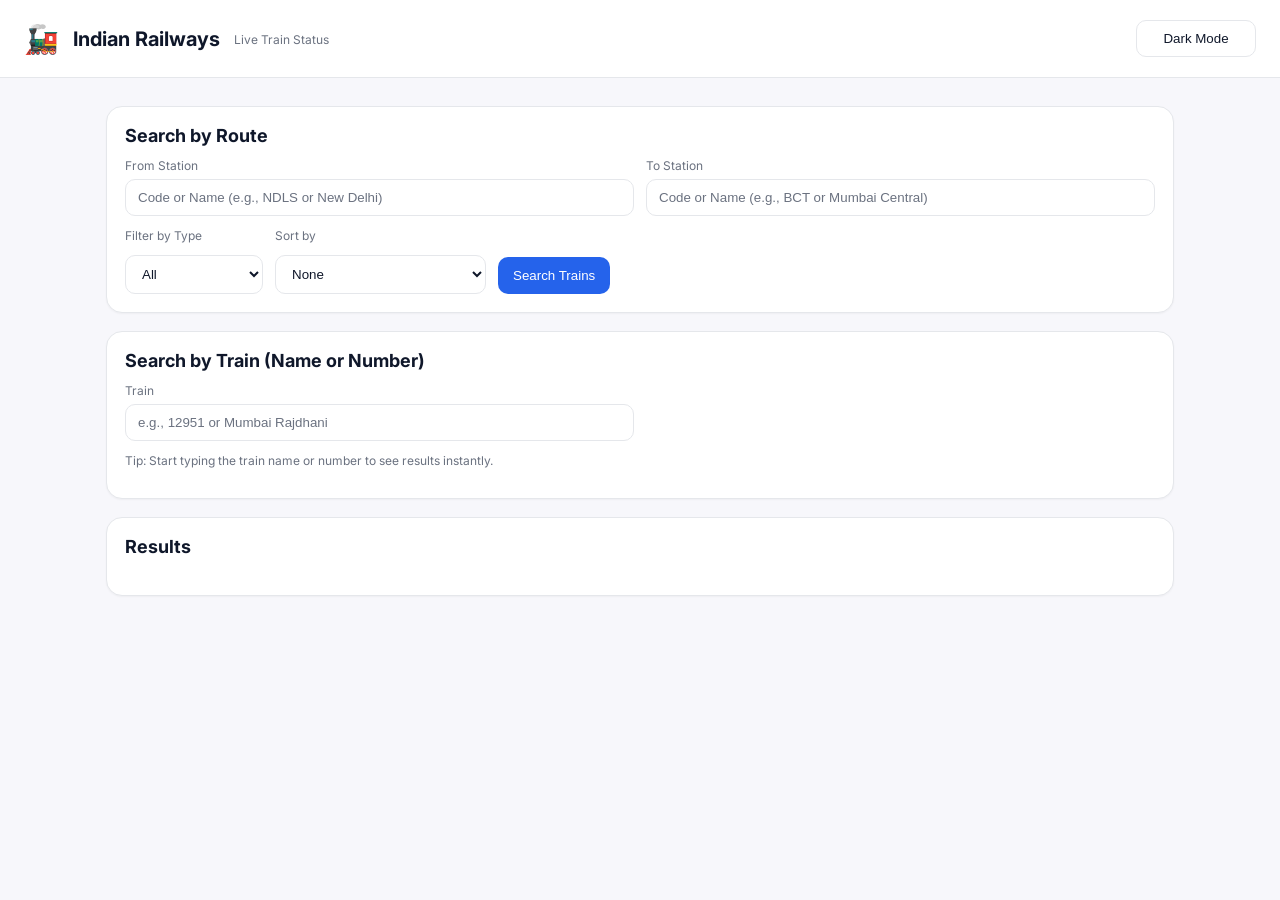
<file: liveTrain.html>
<!DOCTYPE html>
<html lang="en">
<head>
  <meta charset="UTF-8" />
  <meta
    name="viewport"
    content="width=device-width, initial-scale=1.0"
  />
  <title>Indian Railways – Live Train Status (Offline Dataset)</title>
  <link rel="stylesheet" href="liveTrain.css" />
  <link rel="preconnect" href="https://fonts.googleapis.com">
  <link href="https://fonts.googleapis.com/css2?family=Inter:wght@400;600;700&display=swap" rel="stylesheet">
</head>
<body>
  <header class="header">
    <div class="brand">
      <span class="logo">🚂</span>
      <h1>Indian Railways</h1>
      <p>Live Train Status </p>
    </div>
    <button id="themeToggle" class="btn theme">Dark Mode</button>
  </header>

  <main class="container">
    <!-- Search by Stations -->
    <section class="card">
      <h2>Search by Route</h2>
      <div class="grid-2">
        <div class="input-wrap">
          <label for="fromStation">From Station </label>
          <input type="text" id="fromStation" placeholder="Code or Name (e.g., NDLS or New Delhi)" autocomplete="off" />
          <div id="fromSuggestions" class="suggestions"></div>
        </div>
        <div class="input-wrap">
          <label for="toStation">To Station</label>
          <input type="text" id="toStation" placeholder="Code or Name (e.g., BCT or Mumbai Central)" autocomplete="off" />
          <div id="toSuggestions" class="suggestions"></div>
        </div>
      </div>

      <div class="filters">
        <div class="filter-item">
          <label for="trainType">Filter by Type</label>
          <select id="trainType">
            <option value="all">All</option>
            <option value="rajdhani">Rajdhani</option>
            <option value="shatabdi">Shatabdi</option>
            <option value="vande bharat">Vande Bharat</option>
            <option value="duronto">Duronto</option>
            <option value="humsafar">Humsafar</option>
            <option value="sampark kranti">Sampark Kranti</option>
            <option value="express">Express</option>
          </select>
        </div>
        <div class="filter-item">
          <label for="sortBy">Sort by</label>
          <select id="sortBy">
            <option value="none">None</option>
            <option value="departure">Departure (from your origin)</option>
          </select>
        </div>
        <div class="filter-item">
          <button id="searchBtn" class="btn primary">Search Trains</button>
        </div>
      </div>
    </section>

    <!-- Search by Train -->
    <section class="card">
      <h2>Search by Train (Name or Number)</h2>
      <div class="grid-2">
        <div class="input-wrap">
          <label for="trainSearch">Train</label>
          <input type="text" id="trainSearch" placeholder="e.g., 12951 or Mumbai Rajdhani" autocomplete="off" />
        </div>
      </div>
      <p class="muted">Tip: Start typing the train name or number to see results instantly.</p>
    </section>

    <!-- Results -->
    <section class="card">
      <div class="results-header">
        <h2>Results</h2>
        <div id="resultMeta" class="muted"></div>
      </div>
      <ul id="trainList" class="train-list"></ul>
    </section>
  </main>

  <!-- Data (must load before main JS) -->
  <script src="stations.js"></script>
  <script src="routes.js"></script>

  <!-- App -->
  <script src="liveTrain.js"></script>
</body>
</html>
</file>
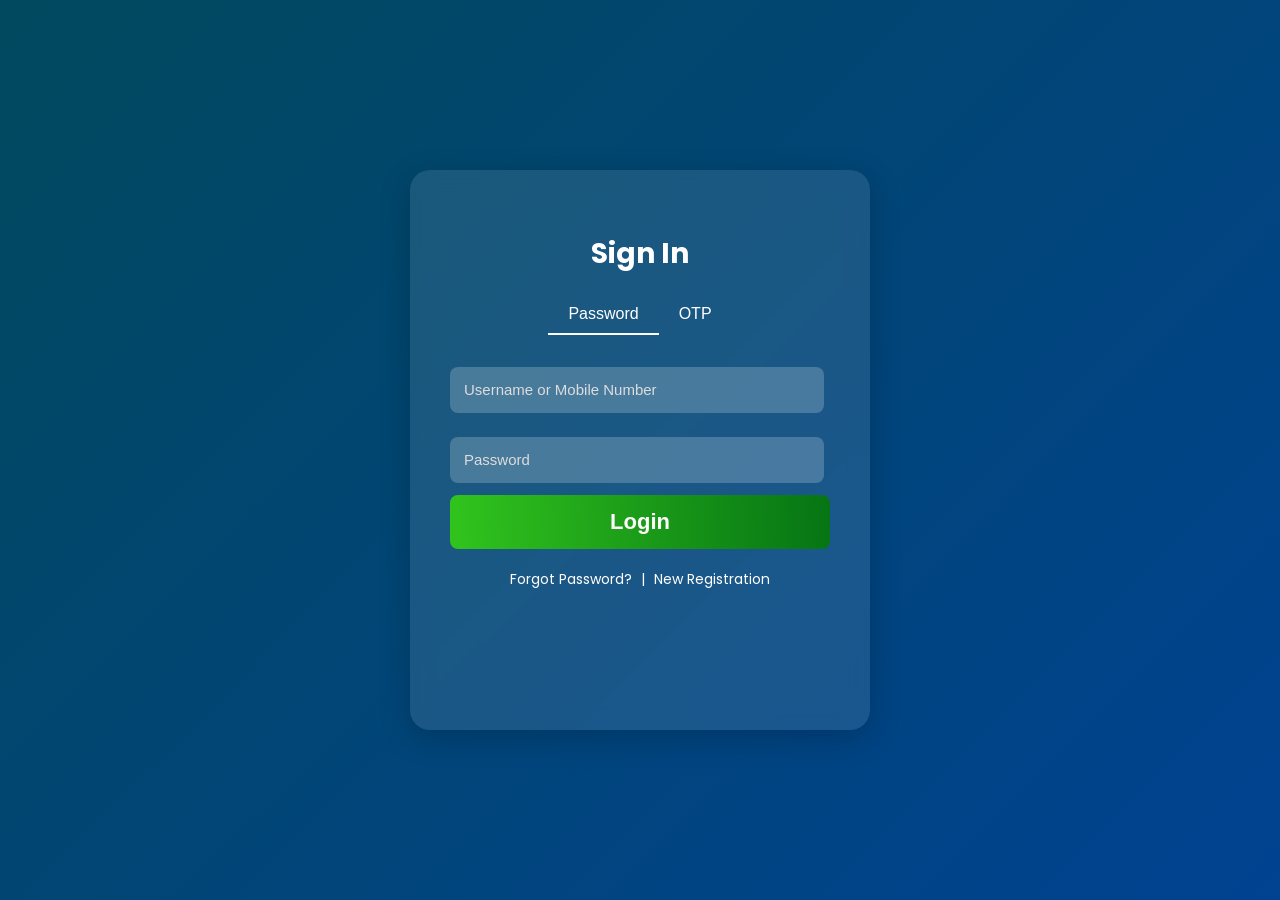
<file: loginpage.html>
<!DOCTYPE html>
<html lang="en">

<head>
    <meta charset="UTF-8">
    <meta name="viewport" content="width=device-width, initial-scale=1.0">
    <title>Login to RailConnect</title>
    <style>
        @import url('https://fonts.googleapis.com/css2?family=Poppins:wght@300;500;700&display=swap');

        body {
            margin: 0;
            font-family: 'Poppins', sans-serif;
            background: linear-gradient(135deg, #01495e, #014291);
            /* Changed to blue gradient */
            height: 100vh;
            display: flex;
            justify-content: center;
            align-items: center;
            overflow: hidden;
        }

        .login-container {
            background: rgba(255, 255, 255, 0.1);
            backdrop-filter: blur(10px);
            border-radius: 20px;
            padding: 40px;
            /* More padding for vertical size */
            width: 380px;
            /* Slightly wider */
            box-shadow: 0 8px 32px rgba(0, 0, 0, 0.2);
            animation: slideIn 1s ease forwards;
            color: white;
            min-height: 480px;
            /* Increased vertical size */
        }

        @keyframes slideIn {
            from {
                transform: translateY(-50px);
                opacity: 0;
            }

            to {
                transform: translateY(0);
                opacity: 1;
            }
        }

        h2 {
            text-align: center;
            margin-bottom: 20px;
            font-size: 28px;
        }

        .tab-buttons {
            display: flex;
            justify-content: center;
            margin-bottom: 20px;
        }

        .tab-buttons button {
            background: transparent;
            border: none;
            padding: 10px 20px;
            cursor: pointer;
            font-weight: 500;
            font-size: 16px;
            color: white;
            transition: all 0.3s ease;
            border-bottom: 2px solid transparent;
        }

        .tab-buttons button.active {
            border-bottom: 2px solid #fff;
        }

        input {
            width: 91%;
            padding: 14px;
            /* Bigger input height */
            margin: 12px 0;
            border-radius: 8px;
            border: none;
            outline: none;
            background: rgba(255, 255, 255, 0.2);
            color: white;
            font-size: 16px;
            /* Increased font size */
            transition: 0.3s;
        }

        input::placeholder {
            color: #ddd;
            font-size: 15px;
        }

        input:focus {
            background: rgba(255, 255, 255, 0.3);
        }

        .btn {
            width: 100%;
            padding: 14px;
            border: none;
            border-radius: 8px;
            background: linear-gradient(87deg, #31c41d, #067414);
            color: #fcfafa;
            font-weight: 567;
            font-size: 22px;
            cursor: pointer;
            transition: 0.3s;
        }

        .btn:hover {
            background: linear-gradient(57deg, #067414, #31c41d);
            transform: scale(1.05);
        }

        .links {
            text-align: center;
            margin-top: 20px;
            font-size: 14px;
        }

        .links a {
            color: #fff;
            text-decoration: none;
            margin: 0 5px;
            transition: 0.3s;
        }

        .links a:hover {
            text-decoration: underline;
        }
    </style>
</head>

<body>

    <div class="login-container">
        <h2>Sign In</h2>

        <div class="tab-buttons">
            <button id="passwordTab" class="active" onclick="showTab('password')">Password</button>
            <button id="otpTab" onclick="showTab('otp')">OTP</button>
        </div>

        <div id="passwordForm">
            <input type="text" placeholder="Username or Mobile Number" id="username">
            <input type="password" placeholder="Password" id="password">
            <button id="submitBtn" class="btn">Login</button>
        </div>

        <div id="otpForm" style="display:none;">
            <input type="text" placeholder="Mobile Number" id="mobile">
            <button class="btn" onclick="sendOTP()">Send OTP</button>
            <input type="text" placeholder="Enter OTP" id="otp">
            <button id="log" type="submit" class="btn">Verify & Login</button>
        </div>

        <div class="links">
            <a href="#">Forgot Password?</a> |
            <a href="registrationpage.html">New Registration</a>
        </div>


    </div>

    <script>

        function showTab(tab) {
            document.getElementById("passwordForm").style.display = tab === 'password' ? 'block' : 'none';
            document.getElementById("otpForm").style.display = tab === 'otp' ? 'block' : 'none';
            document.getElementById("passwordTab").classList.toggle("active", tab === 'password');
            document.getElementById("otpTab").classList.toggle("active", tab === 'otp');
        }

        function sendOTP() {
            let mobile = document.getElementById("mobile").value.trim();
            if (/^\d{10}$/.test(mobile)) {
                alert("OTP sent to your mobile number!");
            } else {
                alert("Please enter a valid 10-digit mobile number before sending OTP.");
            }
        }

        document.getElementById("submitBtn").addEventListener("click", function () {
            let username = document.getElementById("username").value.trim();
            let password = document.getElementById("password").value.trim();

            if (username !== "" && password !== "") {
                alert("Login Successful!");
                window.location.href = "index.html";
            } else {
                alert("Please enter both Username/Mobile Number and Password.");
            }
        });

        document.getElementById("log").addEventListener("click", function () {
            let mobile = document.getElementById("mobile").value.trim();
            let otp = document.getElementById("otp").value.trim();

            if (mobile !== "" && otp !== "") {
                alert("Login Successful!");
                window.location.href = "index.html";
            } else {
                alert("Please enter both Mobile Number and OTP.");
            }
        });

    </script>

</body>

</html>
</file>
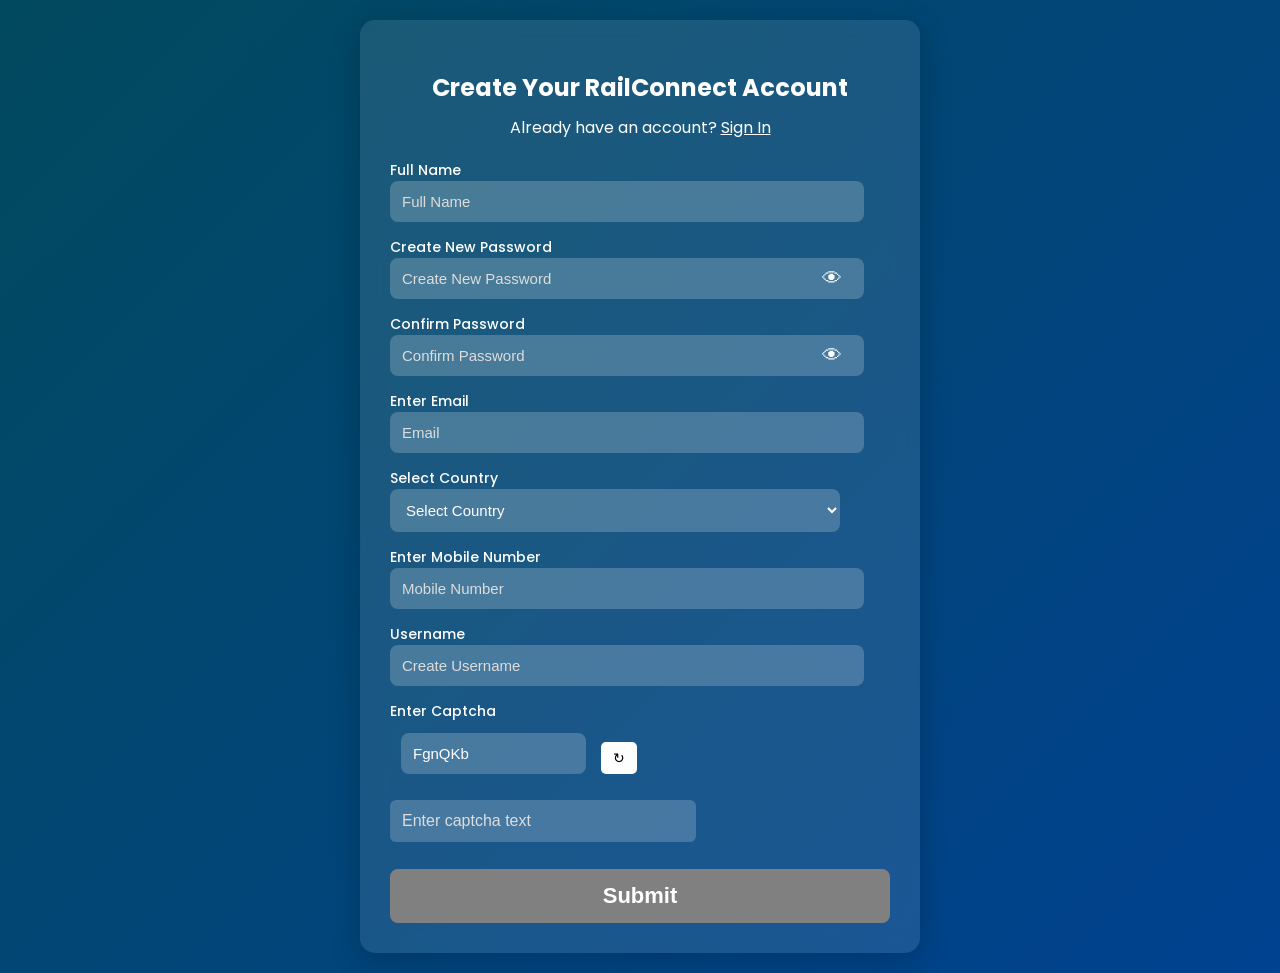
<file: registrationpage.html>
<!DOCTYPE html>
<html lang="en">
  <head>
    <meta charset="UTF-8" />
    <meta name="viewport" content="width=device-width, initial-scale=1.0" />
    <title>RailConnect Registration</title>
    <style>
      @import url("https://fonts.googleapis.com/css2?family=Poppins:wght@300;500;700&display=swap");

      body {
        margin: 0;
        font-family: "Poppins", sans-serif;
        background: linear-gradient(135deg, #01495e, #014291);
        display: flex;
        justify-content: center;
        align-items: center;
        min-height: 100vh;
        padding: 20px;
      }

      .container {
        background: rgba(255, 255, 255, 0.1);
        backdrop-filter: blur(12px);
        border-radius: 15px;
        padding: 30px;
        width: 100%;
        max-width: 500px;
        box-shadow: 0 8px 32px rgba(0, 0, 0, 0.2);
        color: white;
        animation: fadeIn 0.8s ease-in-out;
      }

      @keyframes fadeIn {
        from {
          opacity: 0;
          transform: translateY(-20px);
        }

        to {
          opacity: 1;
          transform: translateY(0);
        }
      }

      h2 {
        margin-bottom: 10px;
        font-size: 24px;
        text-align: center;
      }

      .signin-link {
        text-align: right;
        margin-bottom: 20px;
        text-align: center;
      }

      .signin-link a {
        color: #fff;
        text-decoration: underline;
      }

      label {
        display: block;
        margin-top: 10px;
        font-weight: 500;
        font-size: 14px;
      }

      .form-group {
        margin-bottom: 15px;
        position: relative;
      }

      span {
        margin-right: 3vw;
      }

      #captchaText {
        margin-bottom: 2vh;
      }

      input,
      select {
        width: 90%;
        padding: 12px;
        border-radius: 8px;
        border: none;
        outline: none;
        background: rgba(255, 255, 255, 0.2);
        color: white;
        font-size: 15px;
        transition: all 0.3s ease;
      }

      input::placeholder {
        color: #ddd;
      }

      input:focus {
        background: rgba(255, 255, 255, 0.3);
      }

      .show-hide {
        position: absolute;
        right: 10px;
        top: 50%;
        transform: translateY(-50%);
        cursor: pointer;
        font-size: 20px;
        color: #fff;
      }

      .btn {
        width: 100%;
        padding: 14px;
        border: none;
        border-radius: 8px;
        background: linear-gradient(45deg, #00c6ff, #0072ff);
        color: white;
        font-weight: 567;
        font-size: 22px;
        cursor: pointer;
        transition: 0.3s;
      }

      .btn:disabled {
        background: gray;
        cursor: not-allowed;
      }

      .btn:hover:not(:disabled) {
        transform: scale(1.05);
      }

      @media (max-width: 500px) {
        h2 {
          font-size: 20px;
        }

        .btn {
          font-size: 14px;
        }
      }

      #country option {
        background-color: black;
        color: white;
      }

      /* .captcha-box {
            display: flex;
            align-items: center;
            justify-content: space-between;
        }

        .captcha-text {
            background: rgba(255, 255, 255, 0.3);
            padding: 10px 15px;
            border-radius: 8px;
            font-weight: bold;
            font-size: 16px;
            letter-spacing: 2px;
        } */

      .captcha-box {
        width: 14vw;
        height: 4vh;
        display: inline-block;

        padding: 11px;
        border-radius: 8px;
        font-weight: bold;
        letter-spacing: 2px;
        font-size: 22px;
        color: white;
      }

      .captcha-container {
        display: flex;
        align-items: center;
        /* justify-content: center; */
        gap: 10px;
        margin-bottom: 20px;
      }

      .captcha-input {
        padding: 10px;
        margin-bottom: 3vh;
        width: 22vw;
        border-radius: 6px;
        border: 2px solid transparent;
        outline: none;
        font-size: 16px;
      }

      .refresh-btn {
        background-color: white;
        color: black;
        border: none;
        padding: 8px 12px;
        cursor: pointer;
        border-radius: 5px;
        font-size: 14px;
        margin-top: 1.5vh;
      }

      .refresh-btn:hover {
        background-color: #7e6d6d;
      }
    </style>
  </head>

  <body>
    <div class="container">
      <h2>Create Your RailConnect Account</h2>
      <div class="signin-link">
        Already have an account? <a href="login/login.html">Sign In</a>
      </div>

      <label>Full Name</label>
      <div class="form-group">
        <input type="text" id="fullname" placeholder="Full Name" />
      </div>

      <label>Create New Password</label>
      <div class="form-group">
        <input
          type="password"
          id="password"
          placeholder="Create New Password"
        />
        <span class="show-hide" onclick="togglePassword('password', this)"
          >👁</span
        >
      </div>

      <label>Confirm Password</label>
      <div class="form-group">
        <input
          type="password"
          id="confirmPassword"
          placeholder="Confirm Password"
        />
        <span
          class="show-hide"
          onclick="togglePassword('confirmPassword', this)"
          >👁</span
        >
      </div>

      <label>Enter Email</label>
      <div class="form-group">
        <input type="email" id="email" placeholder="Email" />
      </div>

      <label>Select Country</label>
      <div class="form-group">
        <select id="country">
          <option value="">Select Country</option>
          <option value="India">India</option>
          <option value="Russia">Russia</option>
          <option value="USA">USA</option>
          <option value="UK">UK</option>
          <option value="Australia">Australia</option>
        </select>
      </div>

      <label>Enter Mobile Number</label>
      <div class="form-group">
        <input type="text" id="mobile" placeholder="Mobile Number" />
      </div>

      <label>Username</label>
      <div class="form-group">
        <input type="text" id="username" placeholder="Create Username" />
      </div>

      <label>Enter Captcha</label>
      <!-- <div class="form-group">
            <input type="text" id="captchaText" placeholder="Captcha" disabled>
            <input type="text" id="captchaInput" placeholder="Enter Captcha">
        </div> -->

      <div class="captcha-container">
        <div class="captcha-box">
          <input type="text" id="captchaText" placeholder="Captcha" disabled />
        </div>
        <button class="refresh-btn" onclick="generateCaptcha()">↻</button>
      </div>

      <input
        type="text"
        id="captchaInput"
        class="captcha-input"
        placeholder="Enter captcha text"
        oninput="validateCaptcha()"
      />

      <!-- <div class="captcha-box">
            <div class="captcha-text" id="captchaText"></div>
            <button type="button" onclick="generateCaptcha()"
                style="width: auto; padding: 10px 15px; font-size: 12px;">↻</button>
        </div> -->

      <button class="btn" id="submitBtn" disabled>Submit</button>
    </div>

    <script>
      const password = document.getElementById("password");
      const confirmPassword = document.getElementById("confirmPassword");
      const captchaText = document.getElementById("captchaText");
      const captchaInput = document.getElementById("captchaInput");
      const submitBtn = document.getElementById("submitBtn");

      function togglePassword(id, el) {
        const input = document.getElementById(id);
        if (input.type === "password") {
          input.type = "text";
          el.textContent = "🙈";
        } else {
          input.type = "password";
          el.textContent = "👁️";
        }
      }

      function generateCaptcha() {
        let chars =
          "ABCDEFGHJKLMNPQRSTUVWXYZabcdefghijklmnopqrstuvwxyz23456789";
        let captcha = "";
        for (let i = 0; i < 6; i++) {
          captcha += chars.charAt(Math.floor(Math.random() * chars.length));
        }
        captchaText.value = captcha;
      }

      // function generateCaptcha() {
      //         let chars = "ABCDEFGHJKLMNPQRSTUVWXYZ23456789";
      //         let captcha = "";
      //         for (let i = 0; i < 6; i++) {
      //             captcha += chars.charAt(Math.floor(Math.random() * chars.length));
      //         }
      //         document.getElementById("captchaText").textContent = captcha;
      //     }
      //     generateCaptcha();

      function validateForm() {
        let allFilled = document.querySelectorAll("input, select");
        let isValid = true;

        allFilled.forEach((field) => {
          if (
            field.type !== "button" &&
            field.id !== "captchaText" &&
            field.value.trim() === ""
          ) {
            isValid = false;
          }
        });

        if (password.value && confirmPassword.value) {
          if (password.value === confirmPassword.value) {
            confirmPassword.style.border = "2px solid lightgreen";
          } else {
            confirmPassword.style.border = "2px solid red";
            isValid = false;
          }
        }

        if (captchaInput.value) {
          if (captchaInput.value === captchaText.value) {
            captchaInput.style.border = "2px solid lightgreen";
          } else {
            captchaInput.style.border = "2px solid red";
            isValid = false;
          }
        }

        submitBtn.disabled = !isValid;
      }

      submitBtn.addEventListener("click", () => {
        // Disable the button to prevent double submits
        submitBtn.disabled = true;
        submitBtn.textContent = "Submitting...";

        // Create or reuse a success message element
        let successMsg = document.getElementById("regSuccessMsg");
        if (!successMsg) {
          successMsg = document.createElement("div");
          successMsg.id = "regSuccessMsg";
          successMsg.style.marginTop = "15px";
          successMsg.style.padding = "12px";
          successMsg.style.borderRadius = "8px";
          successMsg.style.background = "rgba(0, 128, 0, 0.12)";
          successMsg.style.color = "#bfffbf";
          successMsg.style.fontWeight = "600";
          successMsg.style.textAlign = "center";
          document.querySelector(".container").appendChild(successMsg);
        }
        successMsg.textContent = "Signup successful!";

        // Redirect to the login page after 2 seconds
        setTimeout(() => {
          window.location.href = "login/login.html";
        }, 2000);
      });

      document.querySelectorAll("input, select").forEach((el) => {
        el.addEventListener("input", validateForm);
      });

      generateCaptcha();

      // captchaText = "";

      // // Function to generate random captcha
      // function generateCaptcha() {
      //     const chars = "ABCDEFGHIJKLMNOPQRSTUVWXYZabcdefghijklmnopqrstuvwxyz0123456789";
      //     let captcha = "";
      //     for (let i = 0; i < 6; i++) {
      //         captcha += chars.charAt(Math.floor(Math.random() * chars.length));
      //     }
      //     captchaText = captcha;
      //     document.getElementById("captcha").innerText = captcha;
      //     document.getElementById("captcha-input").value = "";
      //     document.getElementById("captcha-input").style.borderColor = "transparent";
      // }

      // // Function to validate captcha
      // function validateCaptcha() {
      //     let userValue = document.getElementById("captcha-input").value;
      //     if (userValue === "") {
      //         document.getElementById("captcha-input").style.borderColor = "transparent";
      //     } else if (userValue === captchaText) {
      //         document.getElementById("captcha-input").style.borderColor = "green";
      //     } else {
      //         document.getElementById("captcha-input").style.borderColor = "red";
      //     }
      // }

      // // Initial captcha load
      // generateCaptcha();
    </script>
  </body>
</html>
</file>
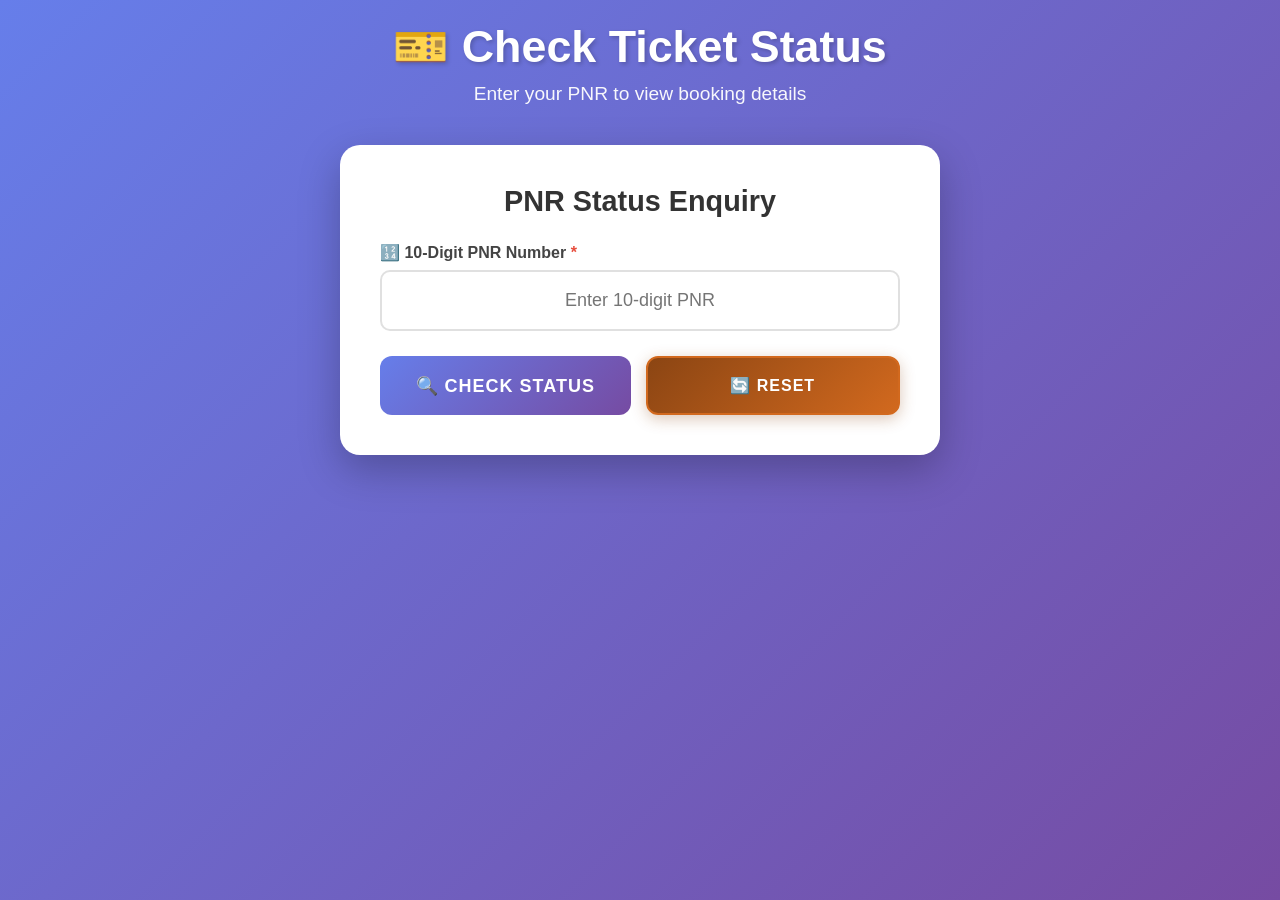
<file: ticket-status.html>
<!DOCTYPE html>
<html lang="en">
<head>
    <meta charset="UTF-8">
    <meta name="viewport" content="width=device-width, initial-scale=1.0">
    <title>Ticket Status | RailConnect</title>
    <style>
        * {
            margin: 0;
            padding: 0;
            box-sizing: border-box;
        }

        body {
            font-family: 'Segoe UI', Tahoma, Geneva, Verdana, sans-serif;
            background: linear-gradient(135deg, #667eea 0%, #764ba2 100%);
            min-height: 100vh;
            padding: 20px;
        }

        .container {
            max-width: 900px;
            margin: 0 auto;
        }

        .form-container {
            display: flex;
            justify-content: center;
            align-items: flex-start;
            gap: 20px;
            margin-bottom: 30px;
        }

        .form-wrapper {
            flex: 0 0 600px;
            max-width: 600px;
        }

        .header {
            text-align: center;
            color: white;
            margin-bottom: 40px;
        }

        .header h1 {
            font-size: 2.8em;
            margin-bottom: 10px;
            text-shadow: 2px 2px 4px rgba(0,0,0,0.2);
        }

        .header p {
            font-size: 1.2em;
            opacity: 0.95;
            font-weight: 300;
        }

        .pnr-card {
            background: white;
            border-radius: 20px;
            padding: 40px;
            box-shadow: 0 15px 40px rgba(0,0,0,0.25);
            margin-bottom: 30px;
            transition: transform 0.3s ease;
        }

        .pnr-card:hover {
            transform: translateY(-5px);
        }

        .card-title {
            font-size: 1.8em;
            color: #333;
            margin-bottom: 25px;
            font-weight: 600;
            text-align: center;
        }

        .form-group {
            margin-bottom: 25px;
        }

        .form-label {
            display: block;
            font-size: 1em;
            font-weight: 600;
            color: #444;
            margin-bottom: 8px;
        }

        .form-label .required {
            color: #e74c3c;
        }

        .form-input {
            width: 100%;
            padding: 18px;
            font-size: 18px;
            border: 2px solid #e0e0e0;
            border-radius: 10px;
            transition: all 0.3s ease;
            font-family: inherit;
            text-align: center;
            letter-spacing: 2px;
            font-weight: 600;
        }

        .form-input:focus {
            outline: none;
            border-color: #667eea;
            box-shadow: 0 0 0 3px rgba(102, 126, 234, 0.1);
        }

        .form-input::placeholder {
            letter-spacing: normal;
            font-weight: normal;
        }

        .error-message {
            color: #e74c3c;
            font-size: 0.9em;
            margin-top: 5px;
            display: none;
        }

        .btn-check {
            flex: 1;
            padding: 18px;
            font-size: 18px;
            font-weight: 700;
            color: white;
            background: linear-gradient(135deg, #667eea 0%, #764ba2 100%);
            border: none;
            border-radius: 12px;
            cursor: pointer;
            transition: all 0.3s ease;
            text-transform: uppercase;
            letter-spacing: 1px;
        }

        .btn-check:hover {
            transform: translateY(-3px);
            box-shadow: 0 10px 25px rgba(102, 126, 234, 0.4);
        }

        .btn-check:disabled {
            opacity: 0.6;
            cursor: not-allowed;
            transform: none;
        }

        .button-group {
            display: flex;
            gap: 15px;
            margin-top: 10px;
        }

        .btn-reset {
            flex: 1;
            padding: 18px;
            font-size: 16px;
            font-weight: 600;
            color: white;
            background: linear-gradient(135deg, #8B4513 0%, #D2691E 100%);
            border: 2px solid #D2691E;
            border-radius: 12px;
            cursor: pointer;
            transition: all 0.3s ease;
            text-transform: uppercase;
            letter-spacing: 1px;
            box-shadow: 0 4px 15px rgba(139, 69, 19, 0.3);
        }

        .btn-reset:hover {
            background: linear-gradient(135deg, #D2691E 0%, #A0522D 100%);
            border-color: #A0522D;
            transform: translateY(-2px);
            box-shadow: 0 8px 25px rgba(210, 105, 30, 0.4);
        }

        .btn-reset:active {
            transform: translateY(0);
        }

        /* Overlay for arithmetic question */
        .overlay {
            display: none;
            position: fixed;
            top: 0;
            left: 0;
            width: 100%;
            height: 100%;
            background: rgba(0, 0, 0, 0.7);
            z-index: 1000;
            animation: fadeIn 0.3s ease;
        }

        @keyframes fadeIn {
            from { opacity: 0; }
            to { opacity: 1; }
        }

        .verification-box {
            position: fixed;
            top: 50%;
            left: 50%;
            transform: translate(-50%, -50%);
            background: white;
            padding: 40px;
            border-radius: 20px;
            box-shadow: 0 20px 60px rgba(0,0,0,0.3);
            max-width: 450px;
            width: 90%;
            animation: slideIn 0.3s ease;
        }

        @keyframes slideIn {
            from {
                transform: translate(-50%, -60%);
                opacity: 0;
            }
            to {
                transform: translate(-50%, -50%);
                opacity: 1;
            }
        }

        .verification-box h3 {
            color: #333;
            font-size: 1.5em;
            margin-bottom: 20px;
            text-align: center;
        }

        .math-question {
            background: linear-gradient(135deg, #667eea 0%, #764ba2 100%);
            color: white;
            padding: 30px;
            border-radius: 15px;
            text-align: center;
            font-size: 2em;
            font-weight: 700;
            margin-bottom: 25px;
            letter-spacing: 3px;
        }

        .answer-input {
            width: 100%;
            padding: 15px;
            font-size: 18px;
            border: 2px solid #e0e0e0;
            border-radius: 10px;
            text-align: center;
            margin-bottom: 20px;
            font-weight: 600;
        }

        .answer-input:focus {
            outline: none;
            border-color: #667eea;
            box-shadow: 0 0 0 3px rgba(102, 126, 234, 0.1);
        }

        .verification-buttons {
            display: flex;
            gap: 15px;
        }

        .btn-verify,
        .btn-cancel {
            flex: 1;
            padding: 15px;
            font-size: 16px;
            font-weight: 600;
            border: none;
            border-radius: 10px;
            cursor: pointer;
            transition: all 0.3s ease;
        }

        .btn-verify {
            background: linear-gradient(135deg, #4ade80 0%, #22c55e 100%);
            color: white;
        }

        .btn-verify:hover {
            transform: translateY(-2px);
            box-shadow: 0 5px 15px rgba(34, 197, 94, 0.4);
        }

        .btn-cancel {
            background: #e5e7eb;
            color: #333;
        }

        .btn-cancel:hover {
            background: #d1d5db;
        }

        .verification-error {
            color: #e74c3c;
            text-align: center;
            margin-top: 10px;
            font-weight: 600;
            display: none;
        }

        /* Status display section */
        .status-card {
            background: white;
            border-radius: 20px;
            padding: 40px;
            box-shadow: 0 15px 40px rgba(0,0,0,0.25);
            display: none;
            animation: fadeIn 0.5s ease;
        }

        .status-header {
            text-align: center;
            margin-bottom: 30px;
            padding-bottom: 20px;
            border-bottom: 2px solid #f0f0f0;
        }

        .pnr-display {
            font-size: 1.8em;
            font-weight: 700;
            color: #667eea;
            margin-bottom: 10px;
        }

        .train-info {
            font-size: 1.2em;
            color: #666;
            margin-bottom: 5px;
        }

        .passenger-list {
            margin-top: 20px;
        }

        .passenger-item {
            background: #f8f9fa;
            padding: 20px;
            border-radius: 12px;
            margin-bottom: 15px;
            border-left: 4px solid #667eea;
            transition: all 0.3s ease;
        }

        .passenger-item:hover {
            background: #e9ecef;
            transform: translateX(5px);
        }

        .passenger-name {
            font-size: 1.2em;
            font-weight: 600;
            color: #333;
            margin-bottom: 10px;
        }

        .passenger-details {
            display: grid;
            grid-template-columns: repeat(auto-fit, minmax(150px, 1fr));
            gap: 15px;
            margin-top: 10px;
        }

        .detail-item {
            display: flex;
            flex-direction: column;
        }

        .detail-label {
            font-size: 0.85em;
            color: #888;
            margin-bottom: 3px;
        }

        .detail-value {
            font-size: 1em;
            font-weight: 600;
            color: #333;
        }

        .status-badge {
            display: inline-block;
            padding: 6px 15px;
            border-radius: 20px;
            font-size: 0.9em;
            font-weight: 600;
        }

        .status-confirmed {
            background: #d1fae5;
            color: #065f46;
        }

        .status-rac {
            background: #fef3c7;
            color: #92400e;
        }

        .status-waiting {
            background: #fee2e2;
            color: #991b1b;
        }

        .btn-irctc {
            width: 100%;
            padding: 18px;
            font-size: 18px;
            font-weight: 700;
            color: white;
            background: linear-gradient(135deg, #f093fb 0%, #f5576c 100%);
            border: none;
            border-radius: 12px;
            cursor: pointer;
            transition: all 0.3s ease;
            margin-top: 25px;
            text-transform: uppercase;
            letter-spacing: 1px;
        }

        .btn-irctc:hover {
            transform: translateY(-3px);
            box-shadow: 0 10px 25px rgba(245, 87, 108, 0.4);
        }

        @media (max-width: 768px) {
            .header h1 {
                font-size: 2em;
            }

            .form-container {
                flex-direction: column;
                align-items: center;
            }

            .form-wrapper {
                flex: none;
                max-width: 100%;
                width: 100%;
            }

            .button-group {
                flex-direction: column;
                gap: 10px;
            }

            .pnr-card,
            .status-card {
                padding: 25px;
            }

            .card-title {
                font-size: 1.5em;
            }

            .verification-box {
                padding: 30px 20px;
            }

            .math-question {
                font-size: 1.5em;
                padding: 20px;
            }

            .passenger-details {
                grid-template-columns: 1fr;
            }
        }
    </style>
</head>
<body>
    <div class="container">
        <div class="header">
            <h1>🎫 Check Ticket Status</h1>
            <p>Enter your PNR to view booking details</p>
        </div>

        <div class="form-container">
            <div class="form-wrapper">
        <div class="pnr-card">
            <h2 class="card-title">PNR Status Enquiry</h2>
            
            <form id="pnrForm" onsubmit="handlePNRSubmit(event)">
                <div class="form-group">
                    <label class="form-label" for="pnrNumber">
                        <span>🔢</span> 10-Digit PNR Number <span class="required">*</span>
                    </label>
                    <input 
                        type="text" 
                        id="pnrNumber" 
                        class="form-input" 
                        placeholder="Enter 10-digit PNR"
                        maxlength="10"
                        pattern="[0-9]{10}"
                        required
                    >
                    <div class="error-message" id="pnrError">Please enter a valid 10-digit PNR number</div>
                </div>

                        <div class="button-group">
                <button type="submit" class="btn-check">
                    🔍 Check Status
                </button>
                            <button type="button" class="btn-reset" onclick="resetPage()">
                                🔄 Reset
                            </button>
                        </div>
            </form>
                </div>
            </div>
        </div>

        <!-- Status display card (hidden initially) -->
        <div class="status-card" id="statusCard">
            <div class="status-header">
                <div class="pnr-display" id="displayPNR"></div>
                <div class="train-info" id="trainInfo"></div>
            </div>

            <div class="passenger-list" id="passengerList"></div>

            <button class="btn-irctc" onclick="redirectToIRCTC()">
                🌐 View on IRCTC Official Site
            </button>
        </div>
    </div>

    <!-- Verification overlay -->
    <div class="overlay" id="verificationOverlay">
        <div class="verification-box">
            <h3>🔐 Security Verification</h3>
            <div class="math-question" id="mathQuestion"></div>
            <input 
                type="number" 
                class="answer-input" 
                id="answerInput" 
                placeholder="Enter your answer"
            >
            <div class="verification-error" id="verificationError">
                ❌ Incorrect answer. Please try again.
            </div>
            <div class="verification-buttons">
                <button class="btn-verify" onclick="verifyAnswer()">✓ Verify</button>
                <button class="btn-cancel" onclick="cancelVerification()">✕ Cancel</button>
            </div>
        </div>
    </div>

    <script>
        // Mock PNR data for demonstration
        const mockPNRData = {
            '1234567890': {
                trainNumber: '12301',
                trainName: 'Rajdhani Express',
                from: 'New Delhi',
                to: 'Howrah',
                dateOfJourney: '15-11-2025',
                passengers: [
                    {
                        name: 'Rahul Kumar',
                        age: 28,
                        gender: 'Male',
                        status: 'Confirmed',
                        coach: 'A1',
                        berth: '23',
                        berthType: 'Lower Berth'
                    },
                    {
                        name: 'Priya Sharma',
                        age: 25,
                        gender: 'Female',
                        status: 'Confirmed',
                        coach: 'A1',
                        berth: '24',
                        berthType: 'Upper Berth'
                    }
                ]
            },
            '9876543210': {
                trainNumber: '12302',
                trainName: 'Howrah Rajdhani',
                from: 'Howrah',
                to: 'New Delhi',
                dateOfJourney: '18-11-2025',
                passengers: [
                    {
                        name: 'Amit Patel',
                        age: 35,
                        gender: 'Male',
                        status: 'RAC',
                        coach: 'B2',
                        berth: 'RAC 15',
                        berthType: 'Side Lower'
                    }
                ]
            },
            '5555666677': {
                trainNumber: '12002',
                trainName: 'Shatabdi Express',
                from: 'New Delhi',
                to: 'Bhopal',
                dateOfJourney: '20-11-2025',
                passengers: [
                    {
                        name: 'Sneha Singh',
                        age: 30,
                        gender: 'Female',
                        status: 'Waiting',
                        coach: 'WL',
                        berth: 'WL 8',
                        berthType: 'Waiting List'
                    }
                ]
            }
        };

        let currentPNR = '';
        let correctAnswer = 0;

        // Handle PNR form submission
        function handlePNRSubmit(event) {
            event.preventDefault();
            
            const pnrInput = document.getElementById('pnrNumber');
            const pnr = pnrInput.value.trim();
            
            // Validate PNR format (must be exactly 10 digits)
            if (!/^\d{10}$/.test(pnr)) {
                document.getElementById('pnrError').style.display = 'block';
                return;
            }
            
            document.getElementById('pnrError').style.display = 'none';
            currentPNR = pnr;
            
            // Show arithmetic verification overlay
            showVerification();
        }

        // Generate and display random arithmetic question
        function showVerification() {
            // Generate two random 2-digit numbers
            let num1 = Math.floor(Math.random() * 90) + 10; // 10-99
            let num2 = Math.floor(Math.random() * 90) + 10; // 10-99
            
            // Randomly choose operation (addition or subtraction)
            const operations = ['+', '-'];
            const operation = operations[Math.floor(Math.random() * operations.length)];
            
            // Calculate correct answer and ensure it's not negative
            if (operation === '+') {
                correctAnswer = num1 + num2;
            } else {
                // For subtraction, ensure num1 >= num2 to avoid negative results
                if (num1 >= num2) {
                    correctAnswer = num1 - num2;
                } else {
                    // Swap numbers if num1 < num2 to ensure positive result
                    correctAnswer = num2 - num1;
                    // Update the question to reflect the swap
                    const temp = num1;
                    num1 = num2;
                    num2 = temp;
                }
            }
            
            // Display question in overlay
            document.getElementById('mathQuestion').textContent = `${num1} ${operation} ${num2} = ?`;
            document.getElementById('answerInput').value = '';
            document.getElementById('verificationError').style.display = 'none';
            document.getElementById('verificationOverlay').style.display = 'block';
            
            // Focus on answer input
            setTimeout(() => {
                document.getElementById('answerInput').focus();
            }, 300);
        }

        // Verify user's answer to arithmetic question
        function verifyAnswer() {
            const userAnswer = parseInt(document.getElementById('answerInput').value);
            
            // Debug logging
            console.log('User answer:', userAnswer);
            console.log('Correct answer:', correctAnswer);
            console.log('Answer type:', typeof userAnswer, typeof correctAnswer);
            
            // Check if user entered a valid number
            if (isNaN(userAnswer)) {
                document.getElementById('verificationError').textContent = '❌ Please enter a valid number';
                document.getElementById('verificationError').style.display = 'block';
                return;
            }
            
            // Check if answer is correct
            if (userAnswer === correctAnswer) {
                console.log('Answer is correct!');
                closeVerification();
                displayTicketStatus();
            } else {
                console.log('Answer is incorrect');
                // Show error message if answer is wrong
                document.getElementById('verificationError').textContent = `❌ Incorrect answer. The correct answer is ${correctAnswer}. Please try again.`;
                document.getElementById('verificationError').style.display = 'block';
                document.getElementById('answerInput').value = '';
                document.getElementById('answerInput').focus();
            }
        }

        // Close verification overlay
        function closeVerification() {
            document.getElementById('verificationOverlay').style.display = 'none';
        }

        // Cancel verification and reset form
        function cancelVerification() {
            closeVerification();
            // Reset the form
            document.getElementById('pnrForm').reset();
            document.getElementById('pnrNumber').focus();
        }

        // Display ticket status using mock data
        function displayTicketStatus() {
            const data = mockPNRData[currentPNR];
            
            // If PNR not found in mock data, create generic data
            const ticketData = data || {
                trainNumber: '12345',
                trainName: 'Express Train',
                from: 'Station A',
                to: 'Station B',
                dateOfJourney: '01-12-2025',
                passengers: [
                    {
                        name: 'Passenger Name',
                        age: 30,
                        gender: 'Male',
                        status: 'Confirmed',
                        coach: 'S1',
                        berth: '45',
                        berthType: 'Lower Berth'
                    }
                ]
            };
            
            // Display PNR and train info
            document.getElementById('displayPNR').textContent = `PNR: ${currentPNR}`;
            document.getElementById('trainInfo').innerHTML = `
                <strong>${ticketData.trainNumber} - ${ticketData.trainName}</strong><br>
                ${ticketData.from} → ${ticketData.to} | Journey Date: ${ticketData.dateOfJourney}
            `;
            
            // Display passenger details
            const passengerListHTML = ticketData.passengers.map(passenger => {
                const statusClass = passenger.status === 'Confirmed' ? 'status-confirmed' :
                                  passenger.status === 'RAC' ? 'status-rac' : 'status-waiting';
                
                return `
                    <div class="passenger-item">
                        <div class="passenger-name">${passenger.name}</div>
                        <div class="passenger-details">
                            <div class="detail-item">
                                <span class="detail-label">Age / Gender</span>
                                <span class="detail-value">${passenger.age} / ${passenger.gender}</span>
                            </div>
                            <div class="detail-item">
                                <span class="detail-label">Status</span>
                                <span class="status-badge ${statusClass}">${passenger.status}</span>
                            </div>
                            <div class="detail-item">
                                <span class="detail-label">Coach</span>
                                <span class="detail-value">${passenger.coach}</span>
                            </div>
                            <div class="detail-item">
                                <span class="detail-label">Berth</span>
                                <span class="detail-value">${passenger.berth} (${passenger.berthType})</span>
                            </div>
                        </div>
                    </div>
                `;
            }).join('');
            
            document.getElementById('passengerList').innerHTML = passengerListHTML;
            
            // Show status card
            document.getElementById('statusCard').style.display = 'block';
            
            // Scroll to status card
            document.getElementById('statusCard').scrollIntoView({ behavior: 'smooth', block: 'start' });
        }

        // Redirect to IRCTC PNR status page with current PNR
        function redirectToIRCTC() {
            // IRCTC PNR enquiry URL with PNR parameter
            const irctcURL = `https://indianrail.gov.in/enquiry/PNR/PnrEnquiry.html?locale=en2,${currentPNR}`;
            
            // Open in new tab
            window.open(irctcURL, '_blank');
        }

        // Clear error on input
        document.getElementById('pnrNumber').addEventListener('input', function() {
            document.getElementById('pnrError').style.display = 'none';
        });

        // Allow Enter key to verify answer
        document.getElementById('answerInput').addEventListener('keypress', function(event) {
            if (event.key === 'Enter') {
                verifyAnswer();
            }
        });

        // Close overlay when clicking outside verification box
        document.getElementById('verificationOverlay').addEventListener('click', function(event) {
            if (event.target === this) {
                closeVerification();
            }
        });

        // Reset page function
        function resetPage() {
            // Clear PNR input
            document.getElementById('pnrNumber').value = '';
            
            // Hide error messages
            document.getElementById('pnrError').style.display = 'none';
            
            // Hide status card
            document.getElementById('statusCard').style.display = 'none';
            
            // Close any open verification overlay
            closeVerification();
            
            // Reset form state
            document.getElementById('pnrForm').reset();
            
            // Scroll to top
            window.scrollTo({ top: 0, behavior: 'smooth' });
            
            // Focus on PNR input
            document.getElementById('pnrNumber').focus();
        }
    </script>
</body>
</html>
</file>
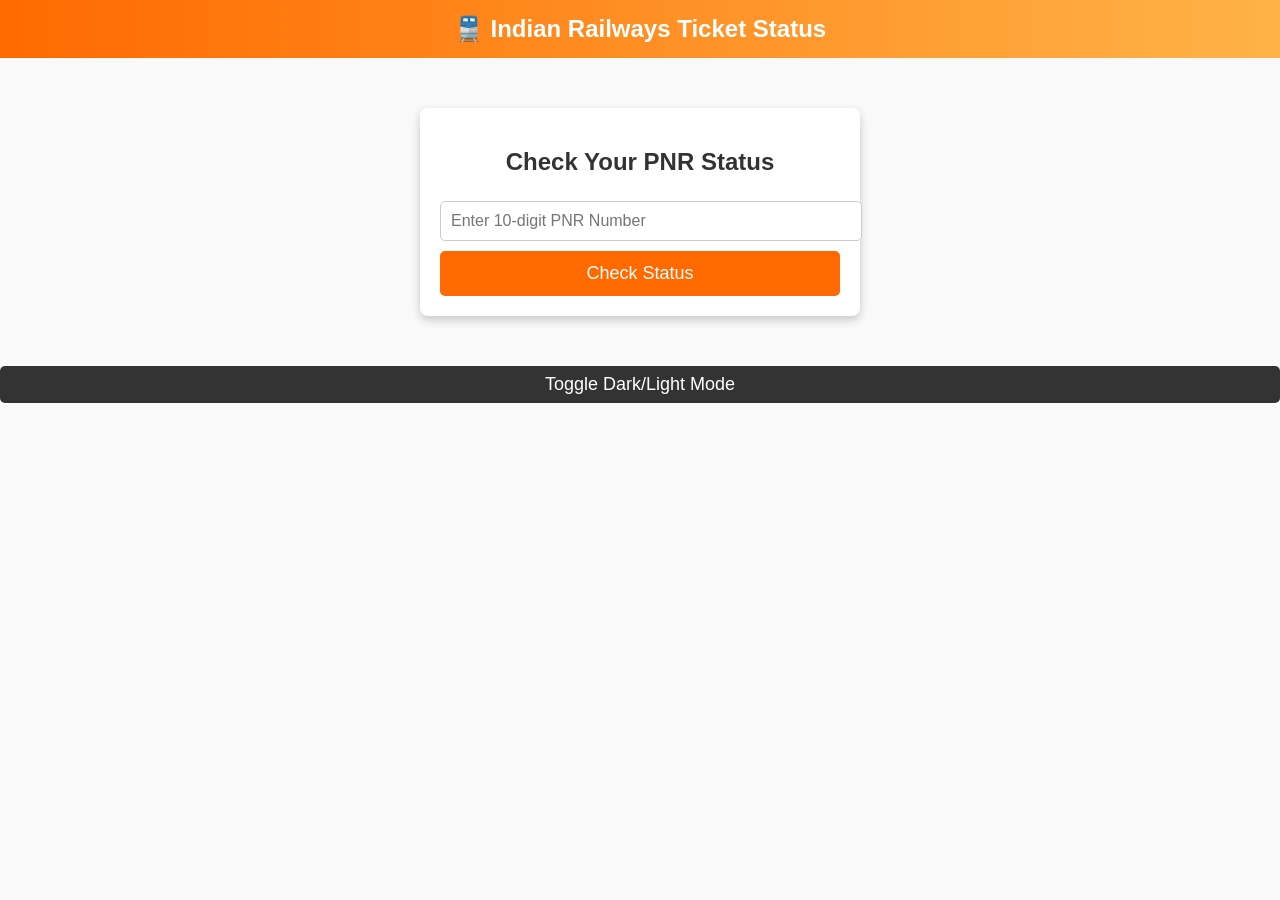
<file: ticketStatus.html>
<!DOCTYPE html>
<html lang="en">
<head>
<meta charset="UTF-8">
<meta name="viewport" content="width=device-width, initial-scale=1.0">
<title>Indian Railways Ticket Status</title>
<style>
    body {
        font-family: Arial, sans-serif;
        margin: 0;
        padding: 0;
        background: #f9f9f9;
        color: #333;
        transition: background 0.3s, color 0.3s;
    }
    header {
        text-align: center;
        padding: 15px;
        background: linear-gradient(90deg, #ff6a00, #ffb347);
        color: white;
        font-size: 24px;
        font-weight: bold;
    }
    .container {
        max-width: 400px;
        margin: 50px auto;
        background: white;
        padding: 20px;
        border-radius: 8px;
        box-shadow: 0 4px 10px rgba(0, 0, 0, 0.2);
    }
    .container h2 {
        text-align: center;
        margin-bottom: 15px;
    }
    input {
        width: 100%;
        padding: 10px;
        margin: 10px 0;
        border: 1px solid #ccc;
        border-radius: 5px;
        font-size: 16px;
    }
    button {
        width: 100%;
        padding: 12px;
        background: #ff6a00;
        color: white;
        font-size: 18px;
        border: none;
        border-radius: 5px;
        cursor: pointer;
        transition: background 0.3s;
    }
    button:hover {
        background: #e65c00;
    }
    .theme-toggle {
        margin: 20px auto;
        display: block;
        padding: 8px 12px;
        background: #333;
        color: #fff;
        border: none;
        border-radius: 5px;
        cursor: pointer;
    }
    /* Dark Mode */
    body.dark {
        background: #1e1e1e;
        color: #fff;
    }
    body.dark .container {
        background: #2c2c2c;
        color: #fff;
    }
    body.dark header {
        background: linear-gradient(90deg, #333, #666);
    }
    body.dark button {
        background: #444;
    }
</style>
</head>
<body>

<header>🚆 Indian Railways Ticket Status</header>

<div class="container">
    <h2>Check Your PNR Status</h2>
    <input type="text" id="pnrInput" placeholder="Enter 10-digit PNR Number" maxlength="10">
    <button onclick="checkStatus()">Check Status</button>
</div>

<button class="theme-toggle" onclick="toggleTheme()">Toggle Dark/Light Mode</button>

<script>
function checkStatus() {
    const pnr = document.getElementById('pnrInput').value.trim();
    if (pnr.length === 10 && !isNaN(pnr)) {
        const url = `https://www.irctc.co.in/nget/train-search`; // Official IRCTC PNR status page
        window.open(url, '_blank');
    } else {
        alert('Please enter a valid 10-digit PNR number.');
    }
}

function toggleTheme() {
    document.body.classList.toggle('dark');
}
</script>

</body>
</html>
</file>
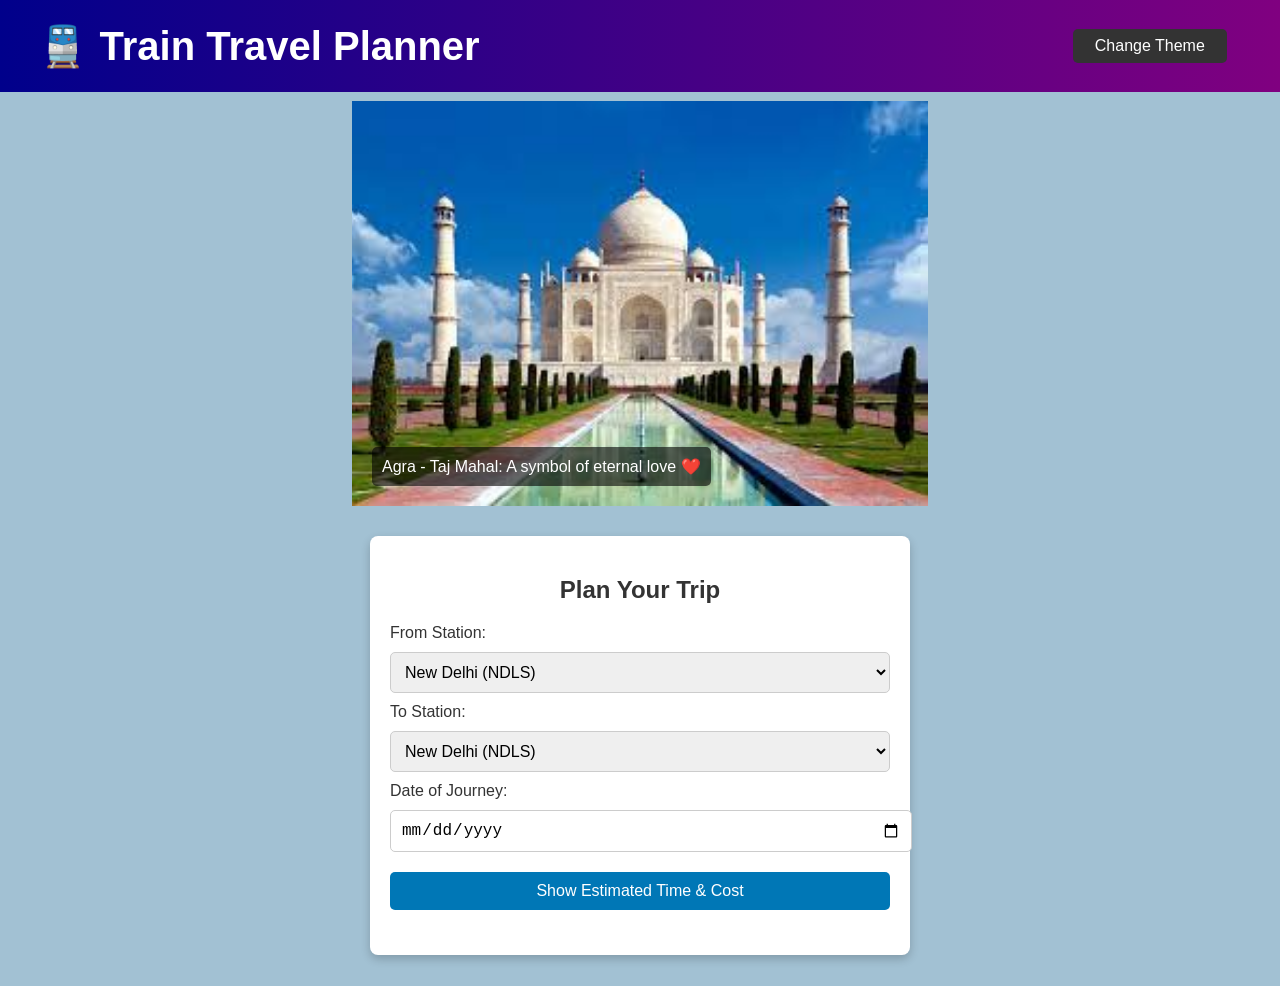
<file: travelPlan.html>
<!DOCTYPE html>
<html lang="en">

<head>
    <meta charset="UTF-8">
    <meta name="viewport" content="width=device-width, initial-scale=1.0">
    <title>Train Travel Planner</title>
    <style>
        body {
            margin: 0;
            font-family: Arial, sans-serif;
            background: #a2c1d3;
            color: #333;
            transition: background 0.3s, color 0.3s;
        }

        header {
            height: 10vh;
            background: linear-gradient(90deg, darkblue, purple);
            color: white;
            padding: 1px 3vw;
            text-align: center;
            font-size: 20px;
            font-weight: bold;
            display: flex;
            align-items: center;
            justify-content: space-between;
        }
         .theme-toggle {
            /* display: block; */
            width: 12vw;
            display: inline;
            margin: 2px 15px;
            padding: 8px 2px;
            background: #333;
            color: #fff;
            border: none;
            border-radius: 5px;
            cursor: pointer;
        }

        .slideshow {
            position: relative;
            max-width: 100vw;
            margin: auto;
            margin-top: 1vh;
            height: 45vh;
            overflow: hidden;
            display: flex;
            align-items: center;
            justify-content: space-evenly;
        }

        .slide {
            display: none;
            position: absolute;
            width: 45vw;
            height: 45vh;
        }

        .slide img {
            width: 100%;
            height: 100%;
            object-fit: cover;
        }

        .caption {
            position: absolute;
            bottom: 20px;
            left: 20px;
            background: rgba(0, 0, 0, 0.6);
            color: #fff;
            padding: 10px;
            border-radius: 5px;
        }

        .form-container {
            max-width: 500px;
            margin: 30px auto;
            padding: 20px;
            background: white;
            border-radius: 8px;
            box-shadow: 0 4px 10px rgba(0, 0, 0, 0.2);
        }

        .form-container h2 {
            text-align: center;
            margin-bottom: 20px;
        }

        select,
        input[type="date"],
        button {
            width: 100%;
            padding: 10px;
            margin: 10px 0;
            font-size: 16px;
            border-radius: 5px;
            border: 1px solid #ccc;
        }

        button {
            background: #0077b6;
            color: white;
            border: none;
            cursor: pointer;
            transition: 0.3s;
        }

        button:hover {
            background: #023e8a;
        }

        #result {
            margin-top: 15px;
            text-align: center;
            font-weight: bold;
        }

        body.dark {
            background: #1e1e1e;
            color: #eee;
        }

        body.dark header {
            /* background: linear-gradient(90deg, #333, #555); */
            background: linear-gradient(90deg, darkblue, purple);
        }

        body.dark .form-container {
            background: #2c2c2c;
            color: white;
        }

        body.dark button {
            background: #0077b6;
        }

       
    </style>
</head>

<body>

    <header>
        <h1>🚆 Train Travel Planner</h1>
        <button class="theme-toggle" onclick="toggleTheme()">Change Theme</button>
    </header>

    <div class="slideshow">
        <div class="slide">
            <img src="tajMahal.jpeg" alt="Taj Mahal">
            <div class="caption">Agra - Taj Mahal: A symbol of eternal love ❤️</div>
        </div>
        <div class="slide">
            <img src="gatewayOfIndia.jpeg" alt="Mumbai">
            <div class="caption">Mumbai - Gateway of India & Marine Drive 🌊</div>
        </div>
        <div class="slide">
            <img src="hawaMahal.jpeg" alt="Jaipur">
            <div class="caption">Jaipur - Hawa Mahal: The Pink City 🌸</div>
        </div>
    </div>

    <div class="form-container">
        <h2>Plan Your Trip</h2>
        <label for="fromStation">From Station:</label>
        <select id="fromStation"></select>

        <label for="toStation">To Station:</label>
        <select id="toStation"></select>

        <label for="date">Date of Journey:</label>
        <input type="date" id="date">

        <button onclick="planTrip()">Show Estimated Time & Cost</button>

        <div id="result"></div>
    </div>

    

    <script src="stations.js"></script>
    <script src="routes.js"></script>
    <script>
        /* Slideshow */
        let slideIndex = 0;
        showSlides();
        function showSlides() {
            let slides = document.querySelectorAll(".slide");
            slides.forEach(s => s.style.display = "none");
            slideIndex++;
            if (slideIndex > slides.length) { slideIndex = 1 }
            slides[slideIndex - 1].style.display = "block";
            setTimeout(showSlides, 4000);
        }

        /* Load Stations */
        function loadStations() {
            const fromSelect = document.getElementById("fromStation");
            const toSelect = document.getElementById("toStation");
            window.stations.forEach(st => {
                let opt1 = document.createElement("option");
                opt1.value = st.code;
                opt1.textContent = `${st.name} (${st.code})`;
                fromSelect.appendChild(opt1);

                let opt2 = document.createElement("option");
                opt2.value = st.code;
                opt2.textContent = `${st.name} (${st.code})`;
                toSelect.appendChild(opt2);
            });
        }
        loadStations();

        /* Plan Trip with real distance */
        function planTrip() {
            const from = document.getElementById("fromStation").value;
            const to = document.getElementById("toStation").value;
            const date = document.getElementById("date").value;
            const resultDiv = document.getElementById("result");

            if (!from || !to || !date) {
                resultDiv.textContent = "⚠ Please select all fields.";
                return;
            }
            if (from === to) {
                resultDiv.textContent = "⚠ From and To stations cannot be the same.";
                return;
            }

            const route = window.trains.find(r =>
                (r.from === from && r.to === to) || (r.from === to && r.to === from)
            );

            if (!route) {
                resultDiv.textContent = "❌ Route not available in database.";
                return;
            }

            let distance = route.distance; // in KM
            let speed = 60; // km/h
            let time = (distance / speed).toFixed(1); // hours
            let sleeperCost = Math.round(distance * 1.2);
            let acCost = Math.round(distance * 2);

            resultDiv.innerHTML = `
        📅 Journey on ${date}<br>
        Distance: ${distance} km<br>
        Estimated Time: ${time} hrs<br>
        Sleeper: ₹${sleeperCost} | AC: ₹${acCost}
    `;
        }

        /* Theme Toggle */
        function toggleTheme() {
            document.body.classList.toggle("dark");
        }
    </script>

</body>

</html>
</file>
<file: style.css>
* {
    margin: 0%;
    padding: 0%;
}

:root {
    --main-gradient: linear-gradient(170deg, #8c3ae9, #b342b3);
}


body {
    background-color: rgb(234, 234, 241);
    transition: all 0.5s ease;
}

.header {
    width: 100vw;
    height: 14vh;
    /* padding: 11px; */
    position: sticky;
    top: 1vh;
    z-index: 1000;
    background: transparent;

}

.navbar {
    width: 90vw;
    height: 12vh;
    /* margin-top: 2.5vh; */
    margin-left: 5vw;
    border: 3px solid rgb(1, 1, 39);
    border-radius: 19px;
    /* backdrop-filter: blur(5px); */
    background-color: #37e5f1ee;
    justify-content: space-evenly;
    box-shadow: 0 4px 10px rgba(85, 84, 84, 0.274);
    animation: fadeInDown 0.5s ease;
}

.navbar ul {
    display: flex;
    justify-content: space-evenly;
    align-items: center;
    list-style: none;
    padding-right: 1vw;
    width: 90vw;
    height: 10vh;
}

.navbar ul li {
    padding-left: 31px;
    align-items: center;
    /* justify-content: center; */
    margin-top: 12px;
    font-size: 20px;
    font-weight: 400;
    font-family: "Segoe UI";

    display: flex;
    cursor: pointer;
}

.navbar ul li a {
    color: black;
    text-decoration: none;
}

.navbar ul li a:hover {
    color: rgb(1, 18, 172);
    text-shadow: rgb(27, 17, 17);
    /* border: 1px dashed white; */
    /* border-radius: 11px; */
}



/* CHATGPT DOWN */
.navbar a {
    text-decoration: none;
    color: white;
    margin: 0 15px;
    font-weight: 600;
    position: relative;
    transition: color 0.3s ease;
}

.navbar a::after {
    content: "";
    position: absolute;
    left: -1%;
    bottom: -5px;
    width: 0;
    height: 2px;
    background: white;
    transition: width 0.3s ease;
}

.navbar a:hover::after {
    width: 100%;
}

.logo {
    font-size: 24px;
    font-weight: bold;
    background: linear-gradient(270deg, #ff0000, #ff9900, #00ff00, #00ccff, #9900ff, #ff00cc);
    background-size: 1200% 1200%;
    background-clip: text;
    -webkit-background-clip: text;
    -webkit-text-fill-color: transparent;
    animation: flowingColors 5s ease infinite;
}

@keyframes flowingColors {
    0% {
        background-position: 0% 50%;
    }
    50% {
        background-position: 100% 50%;
    }
    100% {
        background-position: 0% 50%;
    }
}


/* CHATGPT UP */

.navbar ul li img {
    margin: 0;
    padding: 0;
}

/* .badge button{
    width: 28px;
    height: 28px;
    border: 2px solid black;
    border-radius: 50%;
} */

.right2 {
    width: 20vw;
    display: flex;
    gap: 33px;
    align-items: center;
    justify-content: space-evenly;
}

/* BY CHATGPT DOWN */
.login-btn {
    background: linear-gradient(90deg, #7b42f6, #b01eff);
    color: white;
    font-size: 16px;
    font-weight: bold;
    padding: 12px 40px;
    margin-top: 13px;
    /* border: none; */
    border: 2px solid rgb(252, 252, 253);
    border-radius: 50px;
    cursor: pointer;
    outline: none;
    box-shadow: 0 4px 10px rgba(0, 0, 0, 0.2);
    transition: transform 0.2s ease, box-shadow 0.2s ease;
}

.login-btn:hover {
    transform: scale(1.1);
    background: linear-gradient(56deg, #b01eff, #7b42f6);
    box-shadow: 0 6px 15px rgba(0, 0, 0, 0.3);
}

/* BY CHATGPT UP */

.page1 {
    height: 82vh;
    width: 100vw;
    background-image: url(vandebaharat.png);
    background-size: cover;
    background-position: center;
    background-repeat: no-repeat;
    /* position: absolute; */
    display: flex;
    flex-direction: column;
    /* align-items: center; */
    /* justify-content: center; */
}


.page1middle {
    display: flex;
    /* align-items: center; */
    justify-content: center;



}
input {
  padding: 10px;
  width: 220px;
  border-radius: 6px;
  border: 1px solid #888;
}
.input-box {
  margin-top: 7px;
  position: relative;
  display: inline-block;
}


/* Container for suggestions */
.suggestions {
  position: absolute;
  background: #fff;
  border: 1px solid #ccc;
  border-radius: 4px;
  max-height: 200px;
  overflow-y: auto;
  width: 100%;
  box-shadow: 0 2px 6px rgba(0,0,0,0.15);
  z-index: 1000;
  display: none;
}

/* Each suggestion item */
.suggestion-item {
  padding: 8px 10px;
  cursor: pointer;
  font-size: 14px;
}

/* Hover effect */
.suggestion-item:hover {
  background: #f0f0f0;
}









.hero1 {
    /* border: 2px solid black; */
    width: 41vw;
    height: 55vh;
    /* font-size: 1.5rem; */
    padding: 50px;
    margin: 20px;
}

@import url('https://fonts.googleapis.com/css2?family=Poppins:wght@300;500;700&display=swap');

.hero1 h1 {
    font-family: 'Poppins', sans-serif;
    margin-bottom: 32px;
    font-size: 2.5rem;
    animation: textSlide 1.5s ease;
}

.hero1 p {
    font-weight: 400;
    font-size: 1.5rem;
    font-weight: 900;
}

/* BY CHATGPT */

/* Hero Section */
.hero {
    width: 41vw;
    height: 55vh;
    font-size: 1.5rem;
    text-align: center;
    padding: 50px;
    /* background-color: #cf1212; */
    border-radius: 10px;
    margin: 20px;
    margin-right: 3vw;
    /* margin-left: 54px; */
    /* background: linear-gradient(to right, #8299f7a4, #24c5da62); */
    background: linear-gradient(to right, #c0bfbdc7, #d8d7d7ce, #b7c3e9bb);

    animation: fadeIn 1.5s ease;
    display: flex;
    flex-direction: column;
}


.hero h1 {
    font-family: sans-serif;
    font-size: 2.5rem;
    animation: textSlide 1.5s ease;
}

.hero p {

    font-weight: 350;
    font-size: 1.5rem;
}

.middle {
    display: flex;
    align-items: center;
    height: 40vh;
}

#train-class {
    width: 16vw;
    padding: 15px 22px;
    margin: 23px;
    border: 1px solid black;
    border-radius: 12px;
}

/* BY CHATGPT DOWN */
select {
    padding: 12px 20px;
    font-size: 16px;
    border: none;
    border-radius: 8px;
    background: linear-gradient(90deg, #6a11cb, #2575fc);
    color: #fff;
    font-weight: bold;
    outline: none;
    cursor: pointer;
    box-shadow: 0 4px 10px rgba(0, 0, 0, 0.3);
    transition: all 0.3s ease;
    appearance: none;
}

select:hover {
    transform: scale(1.05);
    background: linear-gradient(90deg, #2575fc, #6a11cb);
}

select option {
    color: #333;
    background-color: #fff;
    font-size: 15px;
    padding: 10px;
}


.autocomplete-list {
    position: absolute;
    background: #fff;
    border: 1px solid #ccc;
    border-top: none;
    max-height: 150px;
    overflow-y: auto;
    width: 16vw;
    z-index: 10;
    display: none;
    font-size: 1rem;
}
.autocomplete-item {
    padding: 8px;
    cursor: pointer;
}
.autocomplete-item:hover {
    background: #f0f0f0;
}


input {
    width: 13vw;
    padding: 11px;
    margin: 23px;
    border: 1px solid black;
    border-radius: 12px;

    padding: 12px 20px;
    font-size: 16px;
    /* border: none; */
    border-radius: 8px;
    background: linear-gradient(90deg, #6a11cb, #2575fc);
    color: #ffffff;
    font-weight: bold;
    outline: none;
    cursor: pointer;
    box-shadow: 0 4px 10px rgba(0, 0, 0, 0.3);
    transition: all 0.3s ease;
    appearance: none;
}

input:hover {
    transform: scale(1.05);
    background: linear-gradient(90deg, #2575fc, #6a11cb);
}

select option {
    color:black;
    background-color: #f7f5f5;
    font-size: 15px;
    padding: 10px;
}

/* BY CHATGPT UP */
input::placeholder {
    color: #fffdfd;
}



.cta-btn {
    font-size: 21px;
    font-weight: 580;
    padding: 10px 20px;
    background-color: #016dda;
    color: #fff;
    border: none;
    border-radius: 5px;
    cursor: pointer;
    transition:background 0.2s
}
.cta-btn a{
    text-decoration: none;
    color: white;
}

.cta-btn:hover {
    background-color: #012346;
}


/* Features Section */
.page2 {
    height: 111vh;
    width: 100vw;
    display: flex;
    flex-direction: column;
    align-items: center;
    justify-content: center;
    /* background: linear-gradient(90deg, #41f158a2, #4994db); */
    /* background: linear-gradient(to right, #d9a7c7, #fffcdc); */
    background-color: rgb(253, 252, 252);
}

.page2-text {
    font-size: 3em;
    font-weight: 700;
    width: 55vw;
    text-align: center;

}

.features {

    display: flex;
    justify-content: space-around;
    margin: 20px;
    flex-wrap: wrap;
}

.feature-card {

    background-color: #fff;
    padding: 20px;
    margin: 10px;
    border-radius: 10px;
    box-shadow: 0 0 10px rgba(0, 0, 0, 0.1);
    width: 250px;
    text-align: center;
    display: flex;
}

.feature-card:hover {
    transform: translateY(-8px);
    box-shadow: 0 6px 20px rgba(0, 0, 0, 0.2);
}


.card1 {
    width: 90vw;
    height: 18vh;
    background-image: var(--main-gradient);

}

.card2 {
    width: 90vw;
    height: 18vh;
    background-image: var(--main-gradient);
}

.card3 {
    width: 90vw;
    height: 18vh;
    background-image: var(--main-gradient);
}

.para1 {
    color: white;
    font-size: x-large;
    font-weight: 600;
    text-decoration: underline;
    display: flex;
    justify-items: flex-start;
    padding-left: 13vw;
    /* text-align: justify; */
}

.para2 {
    width: 38vw;
    font-size: 21px;
    font-weight: 180;
}

.card-pic {
    margin-left: auto;
    width: 150px;      /* Make it a square */
    height: 150px;
    display: flex;
    align-items: center;
    justify-content: center;
    /* background: #f7f7f7;  */
    border-radius: 50%; /*  Optional: circular container*/
    overflow: hidden;    /* Ensures image stays inside */
}

.card-pic img {
    width: 100%;
    height: 100%;
    object-fit: cover;
    border-radius: 50%;  /* Makes the image circular */
}

footer {
    text-align: center;
    padding: 10px;
    background: #333;
    color: white;
}

/* Animations */
@keyframes fadeIn {
    from {
        opacity: 0;
        transform: translateY(20px);
    }

    to {
        opacity: 1;
        transform: translateY(0);
    }
}

@keyframes fadeInDown {
    from {
        opacity: 0;
        transform: translateY(-20px);
    }

    to {
        opacity: 1;
        transform: translateY(0);
    }
}

@keyframes textSlide {
    from {
        opacity: 0;
        transform: translateX(-50px);
    }

    to {
        opacity: 1;
        transform: translateX(0);
    }
}
</file>
<file: style3.css>
/* page 3 */

.page3 {
    height: 210vh;
    /* background: linear-gradient(90deg, #117bdd,#25fc42a2); */
    background-color: rgb(253, 252, 252);
    display: flex;
    padding: 9vh;
    /* margin-top: 45px; */
    justify-content: center;
    /* align-items: center; */
    /* flex-wrap: wrap; */
    flex-direction: column;
}

.page3-text{
    font-size: 3em;
    font-weight: 700;
    /* width: 55vw; */
    text-align: center;
   
}

.cards{
    display: flex;
    justify-content: center;
    flex-wrap: wrap;

}

.card {
    background-color: rgb(138, 189, 196);
    width: 28vw;
    height: 90vh;
    border-radius: 9px;
    margin: 1vw;
    box-shadow: 0 4px 10px rgba(126, 156, 238, 0.3);
}

img {
    margin-left: 0.5vw;
    width: 26vw;
    border: 1px solid black;
    border-radius: 6px;
}

.pic {
    padding: 7px;
}

.content {
    padding: 14px 14px 7px 14px;
    /*    top right bottom left*/
}

.content h2 {
    padding: 0;
    margin: 0;
    margin-bottom: 12px;
}

.content p {
    margin: 0;
    font-size: 16px;
    padding: 0 0 20px 0;
}


.button {
    text-align: center;
    width: 150px;
    /*344-150=194*/
    margin-left: 97px;
}

.button button {
    padding: 3px;
    border-radius: 11px;
    background-color: rgb(131, 221, 221);
    color: blue;
    border: none;
    font-size: 17px;
    cursor: pointer;
}

.button button:hover {
    background-color: blue;
    color: azure;
}



.footer{
    display: grid;
    height: 54vh;
    background-color: rgb(34, 34, 56);
    grid-template-columns: 1fr 1fr 1fr 1fr;
    color: white;  
    padding-left: 5vw;
}
.footer a{
    font-size: 17px;
    color: white;
    /* width: 10vw; */
    padding: 4px;
    text-decoration: none;
}
.footer-item{
    display: flex;
    flex-direction: column;
    text-align: center;
    gap: 30px;
    margin: 2vw;
    margin-top: 11vh;
}

.footer a:hover{
    /* font-size: 27px; */
    transform: scale(1.1);
    border: 1px solid rgba(243, 223, 223, 0.514);
    
}

.footer-bottom {
    text-align: center;
    /* position: center; */
    color:brown;
    height: 7vh;
    font-size: 19px;
    font-weight: 550;
    color: darkblue;
    background-color: white;
    padding-top: 20px;
}

.separate{
    height: 1vh;
    /* background-color: rgb(151, 1, 156); */
    background-image: var(--main-gradient);
}
</file>
<file: responsive.css>
@media screen and (max-width:700px) {

    .header {
        height: 37vh;
        position: sticky;
        top: 1vh;
        z-index: 1000;
        background: transparent;

    }

    .navbar {
        width: 100%;
        height: 35vh;
        display: flex;
        align-items: center;
        border: 3px solid rgb(1, 1, 39);
        border-radius: 19px;
        /* backdrop-filter: blur(5px); */
        background-color: #37e5f1ee;
        justify-content: space-evenly;
        box-shadow: 0 4px 10px rgba(85, 84, 84, 0.274);
        animation: fadeInDown 0.5s ease;
    }

    .navbar ul {
        display: flex;
        flex-direction: column;
        justify-content: space-evenly;
        align-items: center;
        list-style: none;
        padding-right: 0vw;
        width: 60%;
        gap: 6px;
        height: 35vh;
    }

    .navbar ul li {
        padding-left: 0px;
        align-items: center;
        /* justify-content: center; */
        margin-top: 0px;
        font-size: 16px;
        font-weight: 622;
        font-family: "Segoe UI";

        display: flex;

        cursor: pointer;
    }

    .navbar ul li a {
        color: black;
        text-decoration: none;
    }

    .navbar ul li a:hover {
        color: rgb(1, 18, 172);
        text-shadow: rgb(27, 17, 17);
        /* border: 1px dashed white; */
        /* border-radius: 11px; */
    }

    .navbar a {
        text-decoration: none;
        color: white;
        margin: 0 0px;
        font-weight: 600;
        position: relative;
        transition: color 0.3s ease;
    }

    .right2 {
        /* width: 20vw; */
        display: flex;
        margin-right: 19vw;
        /* gap: 33px; */
        align-items: center;
        justify-content: space-evenly;
    }

}

@media only screen and (max-width:700px) {

    .page1 {
        height: 60vh;
        width: 100vw;
        background-image: url(vandebaharat.jpg);
        background-size: cover;
        background-position: center;
        background-repeat: no-repeat;
        /* position: absolute; */
        display: flex;
        flex-direction: column;
        /* align-items: center; */
        /* justify-content: center; */
    }


    .page1middle {
        display: flex;
        flex-direction: column;
        /* align-items: center; */
        justify-content: center;
    }

    .hero1 {
        /* border: 2px solid black; */
        width: 100vw;
        height: 45vh;
        /* font-size: 1.5rem; */
        padding: 50px;
        margin: 20px;
    }

    .hero1 h1 {
        margin-bottom: 32px;
        font-size: 2.5rem;
        animation: textSlide 1.5s ease;
    }

    .hero1 p {
        font-weight: 550;
        font-size: 1.5rem;
        width: 60vw;
        color: #0a0a0a;
    }


    /* Hero Section */
    .hero {
        width: 85vw;
        height: 55vh;
        /* font-size: 1.5rem; */
        text-align: center;
        padding: 50px;
        /* background-color: #cf1212; */
        border-radius: 10px;
        margin: 10px;
        /* margin-right: 3vw; */
        /* margin-left: 54px; */
        /* background: linear-gradient(to right, #8299f7a4, #24c5da62); */
        background: linear-gradient(to right, #c0bfbdc7, #d8d7d7ce, #b7c3e9bb);

        animation: fadeIn 1.5s ease;
        display: flex;
        flex-direction: column;
    }


    .hero h1 {
        font-family: sans-serif;
        font-size: 1.5rem;
        animation: textSlide 1.5s ease;
    }

    .hero p {

        font-weight: 350;
        font-size: 1.5rem;
    }

    .middle {
        display: flex;
        align-items: center;
        height: 40vh;
    }

    #train-class {
        width: 16vw;
        padding: 15px 22px;
        margin: 23px;
        border: 1px solid black;
        border-radius: 12px;
    }

    /* BY CHATGPT DOWN */
    select {
        padding: 12px 20px;
        font-size: 16px;
        border: none;
        border-radius: 8px;
        background: linear-gradient(90deg, #6a11cb, #2575fc);
        color: #fff;
        font-weight: bold;
        outline: none;
        cursor: pointer;
        box-shadow: 0 4px 10px rgba(0, 0, 0, 0.3);
        transition: all 0.3s ease;
        appearance: none;
    }

    select:hover {
        transform: scale(1.05);
        background: linear-gradient(90deg, #2575fc, #6a11cb);
    }

    select option {
        color: #333;
        background-color: #fff;
        font-size: 15px;
        padding: 10px;
    }


    input {
        width: 13vw;
        padding: 11px;
        margin: 23px;
        border: 1px solid black;
        border-radius: 12px;

        padding: 12px 20px;
        font-size: 16px;
        /* border: none; */
        border-radius: 8px;
        background: linear-gradient(90deg, #6a11cb, #2575fc);
        color: #ffffff;
        font-weight: bold;
        outline: none;
        cursor: pointer;
        box-shadow: 0 4px 10px rgba(0, 0, 0, 0.3);
        transition: all 0.3s ease;
        appearance: none;
    }

    input:hover {
        transform: scale(1.05);
        background: linear-gradient(90deg, #2575fc, #6a11cb);
    }

    input select option {
        color: #3a3838;
        background-color: #fff;
        font-size: 15px;
        padding: 10px;
    }

    /* BY CHATGPT UP */
    input::placeholder {
        color: white;
    }



    .cta-btn {
        font-size: 21px;
        font-weight: 580;
        padding: 10px 20px;
        background-color: #016dda;
        color: #fff;
        border: none;
        border-radius: 5px;
        cursor: pointer;
    }

    .cta-btn:hover {
        background-color: #012346;
    }

    /* Features Section */
    .page2 {
        height: 111vh;
        width: 100vw;
        display: flex;
        flex-direction: column;
        align-items: center;
        justify-content: center;
        /* background: linear-gradient(90deg, #41f158a2, #4994db); */
        /* background: linear-gradient(to right, #d9a7c7, #fffcdc); */
        background-color: rgb(253, 252, 252);
    }

    .page2-text {
        font-size: 1.1em;
        font-weight: 700;
        width: 55vw;
        text-align: center;

    }

    .page3-text {
        font-size: 1.1em;
        font-weight: 700;
        width: 55vw;
        text-align: center;

    }

    .features {

        display: flex;
        justify-content: space-around;
        margin: 20px;
        flex-wrap: wrap;
    }

    .feature-card {

        background-color: #fff;
        padding: 20px;
        margin: 10px;
        border-radius: 10px;
        box-shadow: 0 0 10px rgba(0, 0, 0, 0.1);
        width: 250px;
        text-align: center;
        display: flex;
    }

    .feature-card:hover {
        transform: translateY(-8px);
        box-shadow: 0 6px 20px rgba(0, 0, 0, 0.2);
    }


    .card1 {
        width: 90vw;
        height: 18vh;
        background-image: var(--main-gradient);

    }

    .card2 {
        width: 90vw;
        height: 18vh;
        background-image: var(--main-gradient);
    }

    .card3 {
        width: 90vw;
        height: 18vh;
        background-image: var(--main-gradient);
    }

    .para1 {
        color: white;
        font-size: x-large;
        font-weight: 600;
        text-decoration: underline;
        display: flex;
        justify-items: flex-start;
        padding-left: 13vw;
        /* text-align: justify; */
    }

    .para2 {
        width: 38vw;
        font-size: 21px;
        font-weight: 180;
    }


    .card-pic img {
        margin-left: 15vw;
        width: 35vw;
        height: 17vh;
        object-fit: cover;
        object-position: center;
    }

    footer {
        text-align: center;
        padding: 10px;
        background: #333;
        color: white;
    }

}
</file>
<file: theme.css>
:root{
    --bg-color:white;
    --text-color:black;
}

[data-theme ="dark"]{
    --bg-color:black;
    --text-color:white;
    --blur:rgba(8, 8, 8, 0.548);
}

body ,.page2,.page3,.footer-bottom{
    /* margin: 0; */
    /* font-family: Arial, Helvetica, sans-serif; */
    color: var(--text-color);
    background-color: var(--bg-color);
    transition: background-color 0.3s, color 0.3s;
}
.footer-bottom{
    color:brown;
}
.header{
     background-color: var(--bg-color);
    transition: background-color 0.3s, color 0.3s;
}
.hero{
    color: black;
    /* background-color: var(--bg-color); */
    transition: background-color 0.3s, color 0.3s;
}

button{
    /* position: absolute; */
    /* right: 5vw; */
    /* width: 12vw; */
    padding: 10px 10px;
    font-size: 15px;
    cursor: pointer;
    border: none;
    background: var(--text-color);
    color: var(--bg-color);
    border-radius: 5px;
    transition: background-color 0.3s, color 0.3s;
}

/* Theme toggle icon (sun/moon) responsive sizing */
#themeIcon{
    /* Use clamp(min, preferred, max) for responsive scaling across viewports */
    font-size: clamp(18px, 2.2vw + 0.5rem, 28px);
    line-height: 1;
    display: inline-block;
    vertical-align: middle;
}

/* Slightly larger on larger screens for better visibility */
@media (min-width: 1200px){
    #themeIcon{ font-size: clamp(22px, 1.6vw + 0.6rem, 34px); }
}
</file>
<file: liveTrain.css>
:root {
    --bg: #f7f7fb;
    --card: #ffffff;
    --text: #0f172a;
    --muted: #6b7280;
    --border: #e5e7eb;
    --primary: #2563eb;
    --chip: #eef2ff;
}

body.dark-mode {
    --bg: #0b0f17;
    --card: #101522;
    --text: #eef2ff;
    --muted: #94a3b8;
    --border: #1f2937;
    --primary: #60a5fa;
    --chip: #0b2148;
}

* {
    box-sizing: border-box
}

html,
body {
    margin: 0;
    padding: 0;
    font-family: "Inter", system-ui, -apple-system, Segoe UI, Roboto, Arial, sans-serif;
    background: var(--bg);
    color: var(--text)
}

.header {
    display: flex;
    justify-content: space-between;
    align-items: center;
    padding: 20px 24px;
    border-bottom: 1px solid var(--border);
    background: var(--card);
    position: sticky;
    top: 0;
    z-index: 10
}

.brand {
    display: flex;
    align-items: center;
    gap: 14px
}

.brand .logo {
    font-size: 28px
}

.brand h1 {
    margin: 0;
    font-size: 20px
}

.brand p {
    margin: 2px 0 0;
    color: var(--muted);
    font-size: 12px
}

.container {
    max-width: 1100px;
    margin: 28px auto;
    padding: 0 16px
}

.card {
    background: var(--card);
    border: 1px solid var(--border);
    border-radius: 16px;
    padding: 18px 18px;
    margin-bottom: 18px;
    box-shadow: 0 1px 2px rgba(0, 0, 0, 0.04)
}

h2 {
    margin: 0 0 12px 0;
    font-size: 18px
}

.grid-2 {
    display: grid;
    grid-template-columns: 1fr 1fr;
    gap: 12px
}

@media (max-width:760px) {
    .grid-2 {
        grid-template-columns: 1fr
    }
}

.input-wrap {
    position: relative
}

label {
    display: block;
    font-size: 12px;
    color: var(--muted);
    margin-bottom: 6px
}

input,
select {
    width: 100%;
    padding: 10px 12px;
    border-radius: 10px;
    border: 1px solid var(--border);
    background: transparent;
    color: var(--text);
    outline: none
}

input::placeholder {
    color: var(--muted)
}

.btn {
    padding: 10px 14px;
    border-radius: 10px;
    border: 1px solid var(--border);
    background: var(--card);
    color: var(--text);
    cursor: pointer
}

.btn.primary {
    background: var(--primary);
    border-color: transparent;
    color: white
}

.btn.theme {
    min-width: 120px
}

.filters {
    display: flex;
    gap: 12px;
    align-items: end;
    flex-wrap: wrap;
    margin-top: 12px
}

.filter-item {
    display: flex;
    flex-direction: column;
    gap: 6px
}

.results-header {
    display: flex;
    justify-content: space-between;
    align-items: center;
    margin-bottom: 8px
}

.muted {
    color: var(--muted);
    font-size: 12px
}

.train-list {
    list-style: none;
    margin: 0;
    padding: 0;
    display: flex;
    flex-direction: column;
    gap: 12px
}

.train-card {
    border: 1px solid var(--border);
    border-radius: 14px;
    padding: 14px;
    background: var(--card)
}

.train-head {
    display: flex;
    justify-content: space-between;
    align-items: center;
    gap: 8px;
    flex-wrap: wrap
}

.train-title {
    font-weight: 700
}

.train-type {
    font-size: 12px;
    padding: 6px 10px;
    border-radius: 999px;
    background: var(--chip);
    border: 1px solid var(--border)
}

.train-sub {
    color: var(--muted);
    font-size: 12px;
    margin-top: 4px
}

.stops {
    margin-top: 10px;
    border-top: 1px dashed var(--border);
    padding-top: 10px;
    display: grid;
    grid-template-columns: repeat(1, minmax(0, 1fr));
    gap: 6px
}

.stop {
    display: flex;
    justify-content: space-between;
    gap: 10px;
    border: 1px solid var(--border);
    padding: 8px;
    border-radius: 10px
}

.stop-left {
    display: flex;
    gap: 8px;
    align-items: center
}

.code {
    font-weight: 700
}

.arrdep {
    font-variant-numeric: tabular-nums
}

.pf {
    font-size: 12px;
    color: var(--muted)
}

.suggestions {
    position: absolute;
    top: 72px;
    left: 0;
    right: 0;
    background: var(--card);
    border: 1px solid var(--border);
    border-radius: 10px;
    box-shadow: 0 10px 20px rgba(0, 0, 0, 0.06);
    z-index: 20;
    max-height: 220px;
    overflow: auto;
    display: none
}

.suggestions.show {
    display: block
}

.suggestion-item {
    padding: 10px 12px;
    cursor: pointer
}

.suggestion-item:hover {
    background: rgba(0, 0, 0, 0.04)
}

.badge {
    padding: 6px 10px;
    border-radius: 999px;
    background: var(--chip);
    border: 1px solid var(--border);
    font-size: 12px
}
</file>
